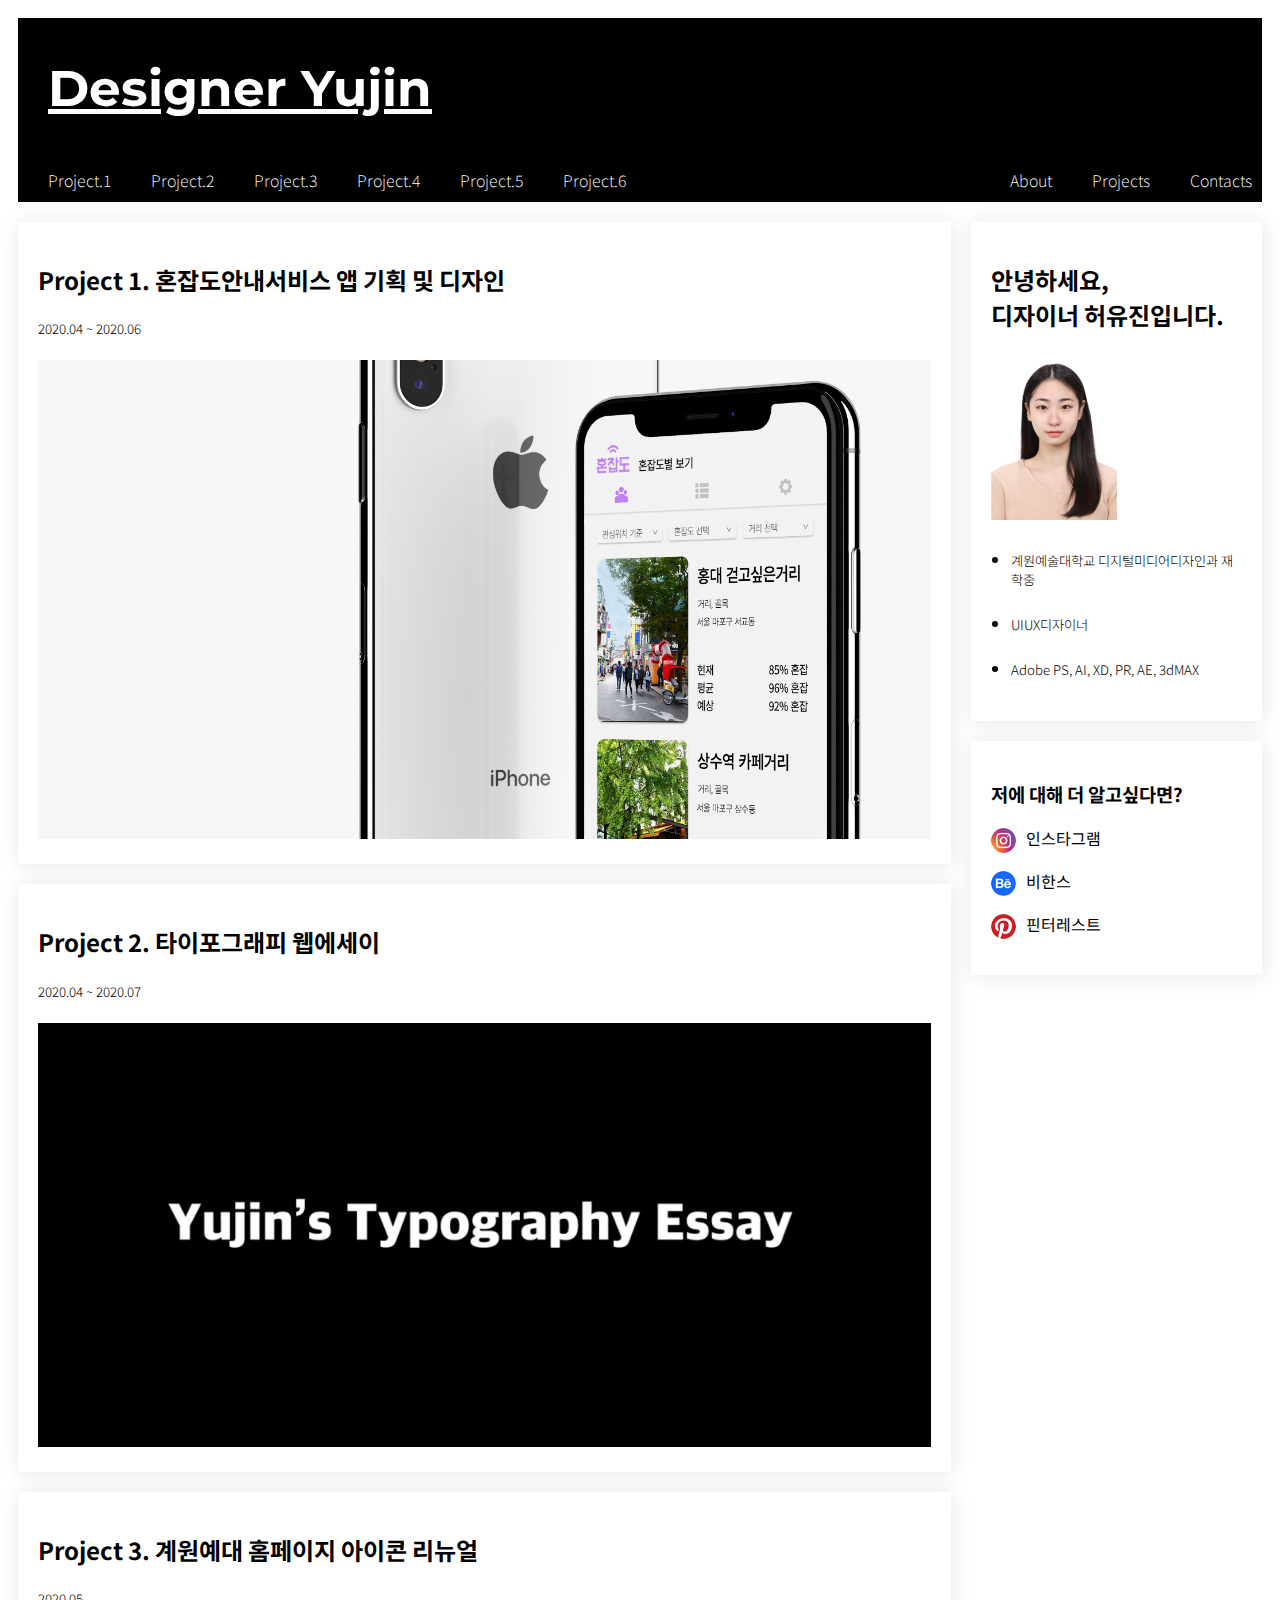
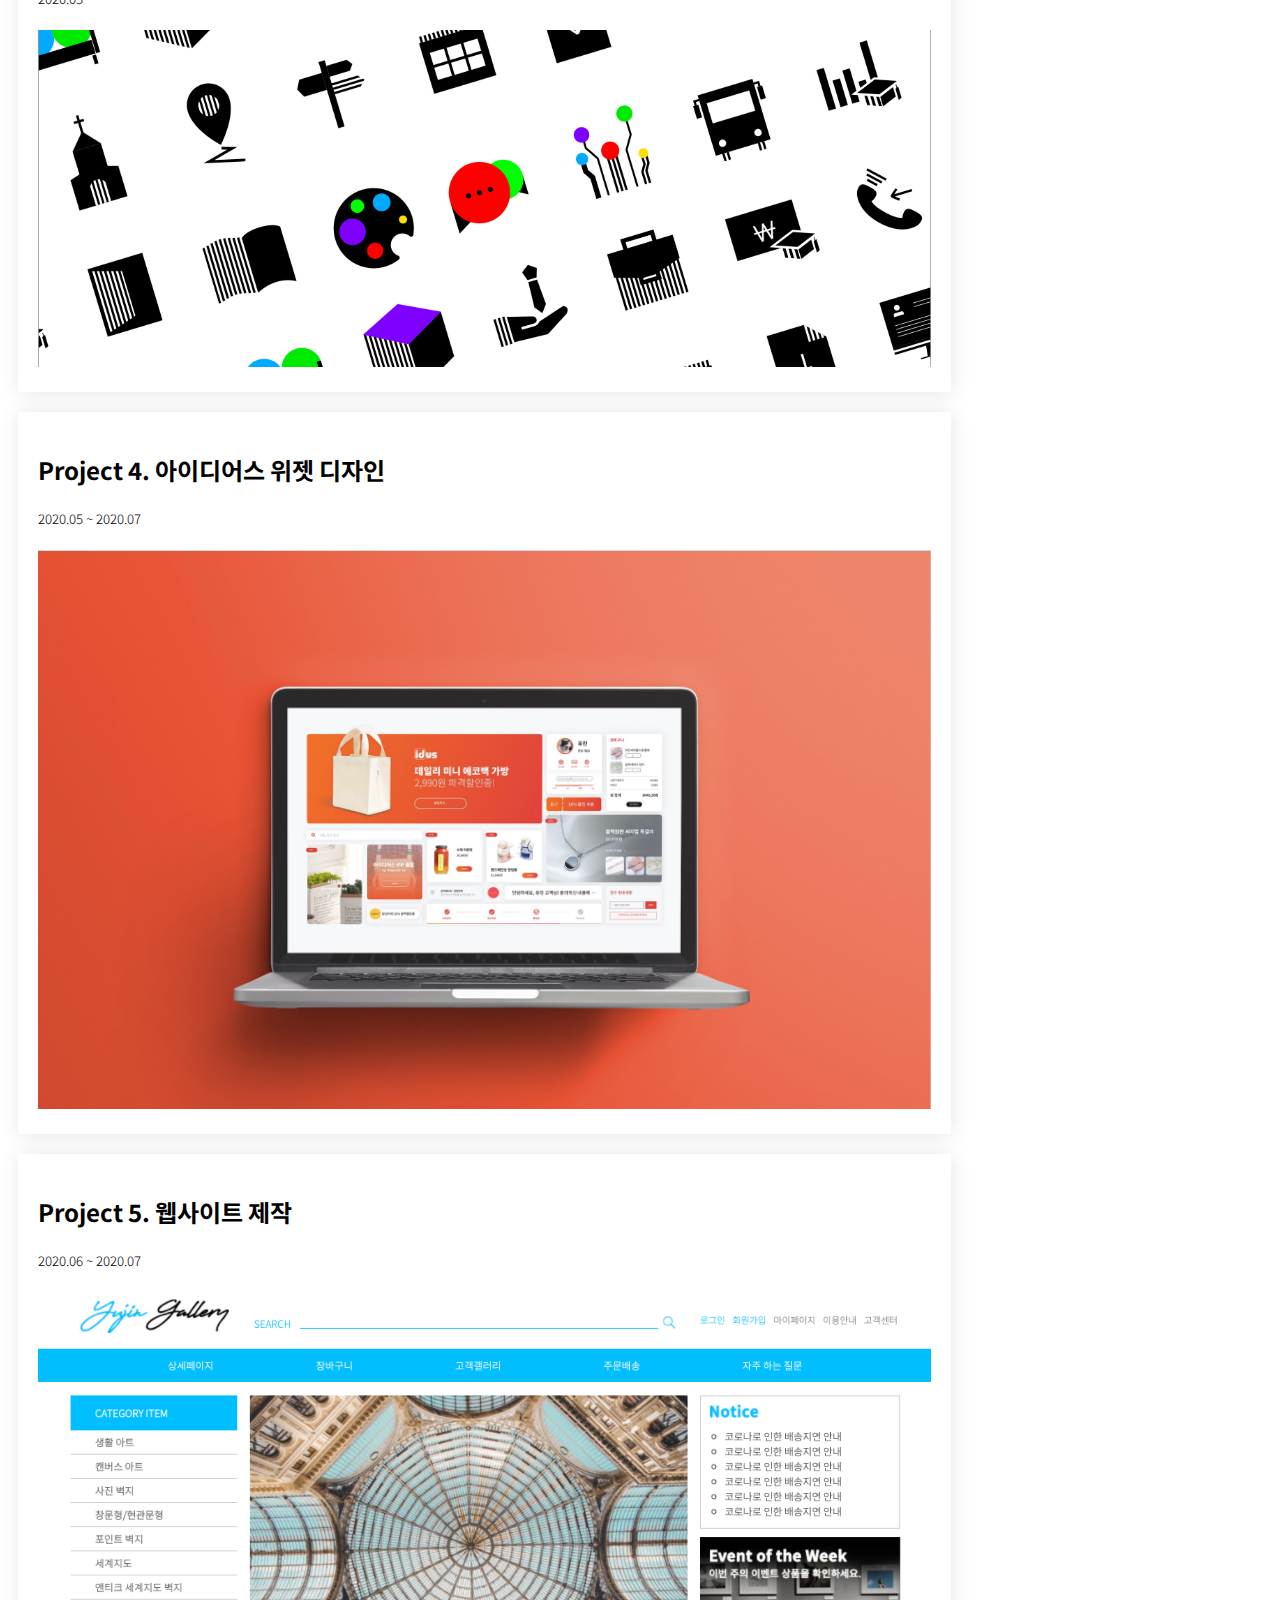
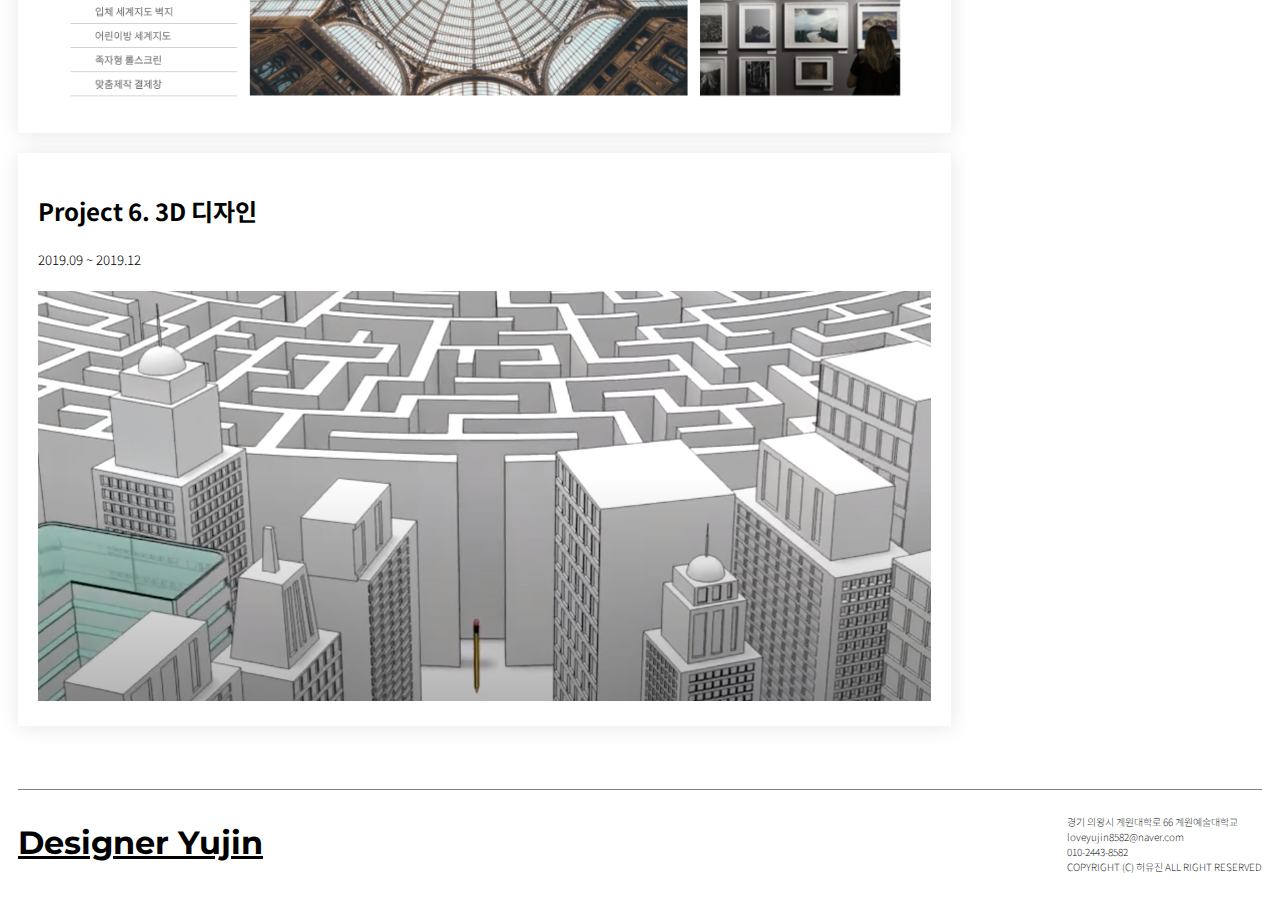
<file: index.html>
<!DOCTYPE html><!--   21961129 허유진 -->
<html lang="en" dir="ltr">
  <head>
    <meta charset="utf-8">
    <title>Designer Yujin</title>
    <link rel="stylesheet" type="text/css" href="./common.css">
    <link rel="stylesheet" type="text/css" href="./main.css">
    <link href="https://fonts.googleapis.com/css2?family=Noto+Sans+KR:wght@100;300;400;500;700;900&display=swap" rel="stylesheet">
    <link href="https://fonts.googleapis.com/css2?family=Montserrat:wght@500&display=swap" rel="stylesheet">
  </head>
  <body>
    <div class="header">
      <h1><a href="./index.html">Designer Yujin</a></h1>
    </div>

    <div class="topnav">
      <a href="./project1.html">Project.1</a>
      <a href="./project2.html">Project.2</a>
      <a href="./project3.html">Project.3</a>
      <a href="./project4.html">Project.4</a>
      <a href="./project5.html">Project.5</a>
      <a href="./project6.html">Project.6</a>
      <a href="./contacts.html" style="float:right">Contacts</a>
      <a href="./projects.html" style="float:right">Projects</a>
      <a href="./about.html" style="float:right">About</a>
    </div>

    <div class="row">
      <div class="leftcolumn">
        <div class="card">
          <a href="./project1.html"><h2>Project 1. 혼잡도안내서비스 앱 기획 및 디자인</h2></a>
          <h5>2020.04 ~ 2020.06</h5>
          <img src="./main_projects1.jpg" width="100%">
        </div>
        <div class="card">
          <a href="./project2.html"><h2>Project 2. 타이포그래피 웹에세이</h2></a>
          <h5>2020.04 ~ 2020.07</h5>
          <img src="./main_projects2.jpg" width="100%">
       </div>
       <div class="card">
         <a href="./project3.html"><h2>Project 3. 계원예대 홈페이지 아이콘 리뉴얼</h2></a>
         <h5>2020.05</h5>
         <img src="./main_projects3.jpg" width="100%">
       </div>
       <div class="card">
         <a href="./project4.html"><h2>Project 4. 아이디어스 위젯 디자인</h2></a>
         <h5>2020.05 ~ 2020.07</h5>
         <img src="./project4_1.png" width="100%">
       </div>
       <div class="card">
         <a href="./project5_1.html"><h2>Project 5. 웹사이트 제작</h2></a>
         <h5>2020.06 ~ 2020.07</h5>
         <img src="./main_projects5.jpg" width="100%">
       </div>
       <div class="card">
         <a href="./project6.html"><h2>Project 6. 3D 디자인</h2></a>
         <h5>2019.09 ~ 2019.12</h5>
         <img src="./main_projects6.jpg" width="100%">
       </div>
     </div>

       <div class="rightcolumn">
         <div class="card">
           <h2>안녕하세요,<br>디자이너 허유진입니다.</h2>
           <img src="./me.jpg" width="50%">
           <ul>
             <li><h5>계원예술대학교 디지털미디어디자인과 재학중</h5></li>
             <li><h5>UIUX디자이너</h5></li>
             <li><h5>Adobe PS, AI, XD, PR, AE, 3dMAX</h5></li>
           </ul>
         </div>
         <div class="card">
           <h3>저에 대해 더 알고싶다면?</h3>
           <p><a href="https://www.instagram.com/yoyeoeoyawooo/"><img class="sns" src="./i.png">인스타그램</a></p>
           <p><a href="https://www.behance.net/loveyujin/"><img class="sns" src="./b.png">비한스<a/></p>
           <p><a href="https://pin.it/51AvK2p"><img class="sns" src="./p.png">핀터레스트</a></p>
         </div>
       </div>
     </div>

     <footer>
      <div id='footer_box'>
       <div id='footer_logo'>
        <h1><a href="./index.html">Designer Yujin</a></h1>
         </div>
          <ul id='address'>
           <li>경기 의왕시 계원대학로 66 계원예술대학교</li>
           <li>loveyujin8582@naver.com</li>
           <li>010-2443-8582</li>
           <li>COPYRIGHT (C) 허유진 ALL RIGHT RESERVED</li>
          </ul>
         </div>
       </div>
      </footer>
  </body>
</html>
</file>
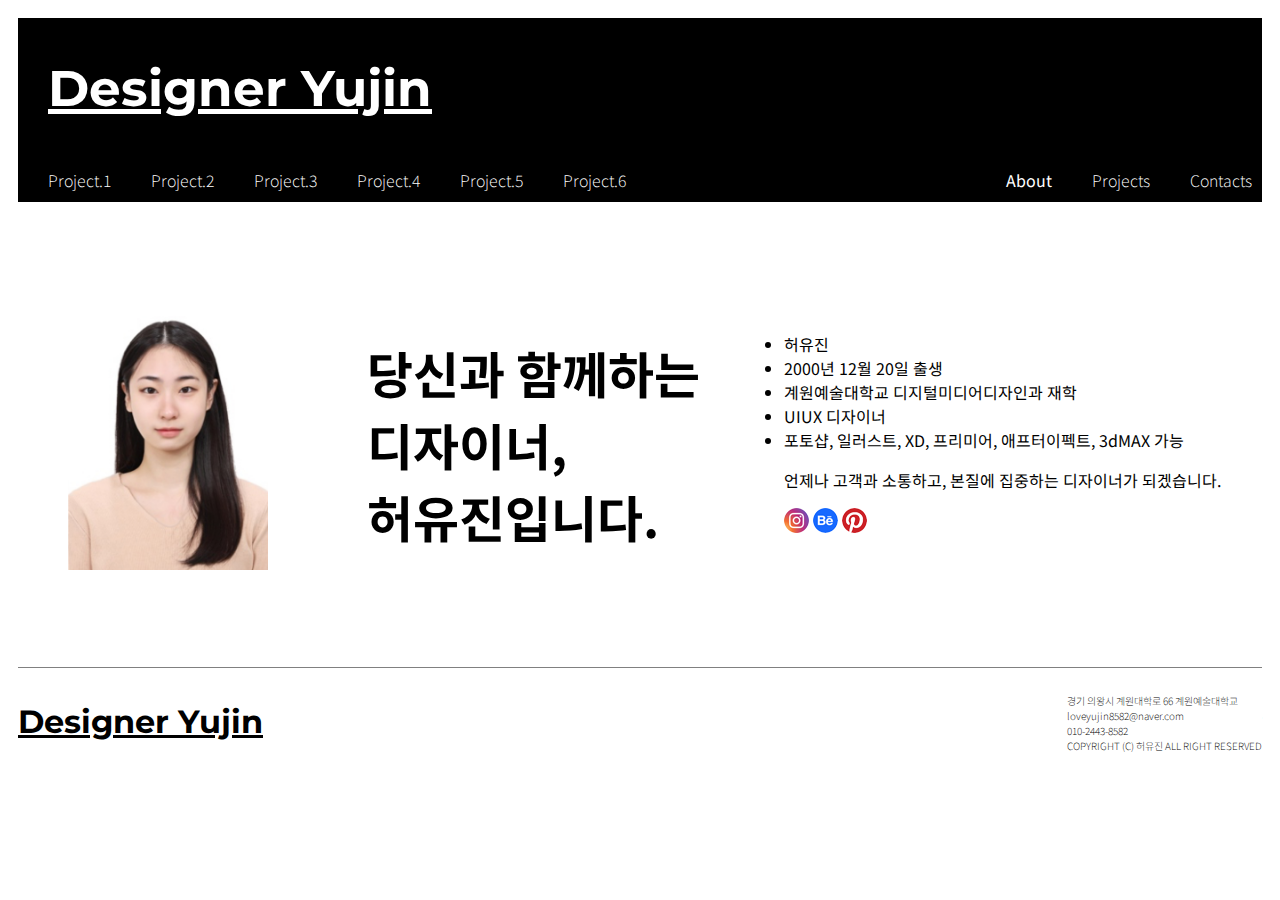
<file: about.html>
<!DOCTYPE html><!--   21961129 허유진 -->
<html lang="en" dir="ltr">
  <head>
    <meta charset="utf-8">
    <title>Designer Yujin</title>
    <link rel="stylesheet" type="text/css" href="./common.css">
    <link rel="stylesheet" type="text/css" href="./about.css">
    <link href="https://fonts.googleapis.com/css2?family=Noto+Sans+KR:wght@100;300;400;500;700;900&display=swap" rel="stylesheet">
    <link href="https://fonts.googleapis.com/css2?family=Montserrat:wght@500&display=swap" rel="stylesheet">
  </head>
  <body>
    <div class="header">
      <h1><a href="./index.html">Designer Yujin</a></h1>
    </div>

    <div class="topnav">
      <a href="./project1.html">Project.1</a>
      <a href="./project2.html">Project.2</a>
      <a href="./project3.html">Project.3</a>
      <a href="./project4.html">Project.4</a>
      <a href="./project5_1.html">Project.5</a>
      <a href="./project6.html">Project.6</a>
      <a href="./contacts.html" style="float:right">Contacts</a>
      <a href="./projects.html" style="float:right">Projects</a>
      <a href="./about.html" style="float:right"><b>About</b></a>
    </div>

    <div class="row">
        <div class="leftcolumn">
          <div class="column1">
            <img src="./me.jpg" width="200px">
          </div>
          <div class="column2">
            <h1>당신과 함께하는<br>디자이너,<br>허유진입니다.</h1>
          </div>
          <div class="column3">
            <ul>
              <li>허유진</li>
              <li>2000년 12월 20일 출생</li>
              <li>계원예술대학교 디지털미디어디자인과 재학</li>
              <li>UIUX 디자이너</li>
              <li>포토샵, 일러스트, XD, 프리미어, 애프터이펙트, 3dMAX 가능</li>
            </ul>
            <p>언제나 고객과 소통하고, 본질에 집중하는 디자이너가 되겠습니다.</p>
            <a href="https://www.instagram.com/yoyeoeoyawooo/"><img src="./i.png"></a>
            <a href="https://www.behance.net/loveyujin/"><img src="./b.png"><a/>
            <a href="https://pin.it/51AvK2p"><img src="./p.png"></a>
          </ul>
        </div>
      </div>
    </div>

    <footer>
     <div id='footer_box'>
      <div id='footer_logo'>
       <h1><a href="./index.html">Designer Yujin</a></h1>
        </div>
         <ul id='address'>
          <li>경기 의왕시 계원대학로 66 계원예술대학교</li>
          <li>loveyujin8582@naver.com</li>
          <li>010-2443-8582</li>
          <li>COPYRIGHT (C) 허유진 ALL RIGHT RESERVED</li>
         </ul>
        </div>
      </div>
     </footer>
  </body>
</html>
</file>
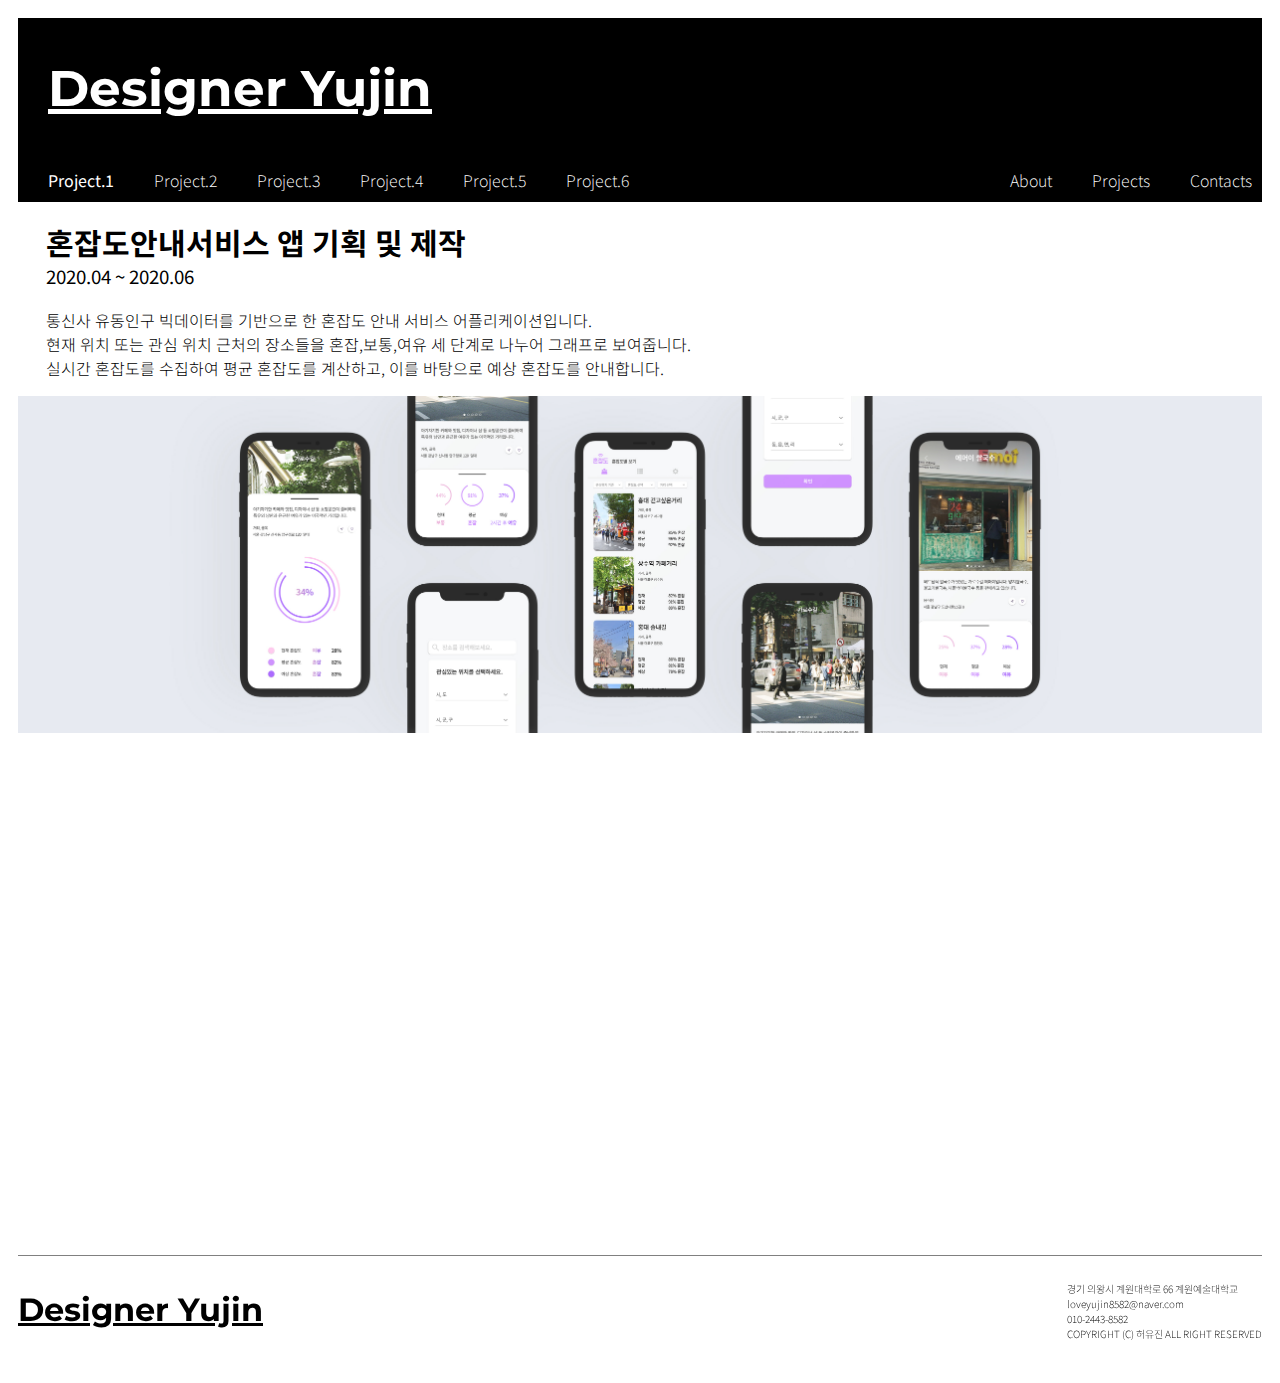
<file: project1.html>
<!DOCTYPE html><!--   21961129 허유진 -->
<html lang="en" dir="ltr">
  <head>
    <meta charset="utf-8">
    <title>Designer Yujin</title>
    <link rel="stylesheet" type="text/css" href="./common.css">
    <link rel="stylesheet" type="text/css" href="./project1.css">
    <link href="https://fonts.googleapis.com/css2?family=Noto+Sans+KR:wght@100;300;400;500;700;900&display=swap" rel="stylesheet">
    <link href="https://fonts.googleapis.com/css2?family=Montserrat:wght@500&display=swap" rel="stylesheet">
  </head>
  <body>
    <div class="header">
      <h1><a href="./index.html">Designer Yujin</a></h1>
    </div>

    <div class="topnav">
      <a href="./project1.html"><b>Project.1</b></a>
      <a href="./project2.html">Project.2</a>
      <a href="./project3.html">Project.3</a>
      <a href="./project4.html">Project.4</a>
      <a href="./project5_1.html">Project.5</a>
      <a href="./project6.html">Project.6</a>
      <a href="./contacts.html" style="float:right">Contacts</a>
      <a href="./projects.html" style="float:right">Projects</a>
      <a href="./about.html" style="float:right">About</a>
    </div>

    <div class="row">
      <div class="leftcolumn">
        <div class="column1">
          <h1 class="title">혼잡도안내서비스 앱 기획 및 제작</h1>
          <h3 class="date">2020.04 ~ 2020.06</h3>
          <p class="sub">통신사 유동인구 빅데이터를 기반으로 한 혼잡도 안내 서비스 어플리케이션입니다.<br>
          현재 위치 또는 관심 위치 근처의 장소들을 혼잡,보통,여유 세 단계로 나누어 그래프로 보여줍니다.<br>
          실시간 혼잡도를 수집하여 평균 혼잡도를 계산하고, 이를 바탕으로 예상 혼잡도를 안내합니다.
         </p>
         <img src="./project1.jpg" width="100%">
         <center>
           <iframe src="https://www.youtube.com/embed/TigD3xYHXxg" frameborder="0" allow="accelerometer; autoplay; encrypted-media; gyroscope; picture-in-picture" allowfullscreen></iframe>
         </center>
        </div>
      </div>
    </div>

    <footer>
     <div id='footer_box'>
      <div id='footer_logo'>
       <h1><a href="./index.html">Designer Yujin</a></h1>
        </div>
         <ul id='address'>
          <li>경기 의왕시 계원대학로 66 계원예술대학교</li>
          <li>loveyujin8582@naver.com</li>
          <li>010-2443-8582</li>
          <li>COPYRIGHT (C) 허유진 ALL RIGHT RESERVED</li>
         </ul>
        </div>
      </div>
     </footer>
  </body>
</html>
</file>
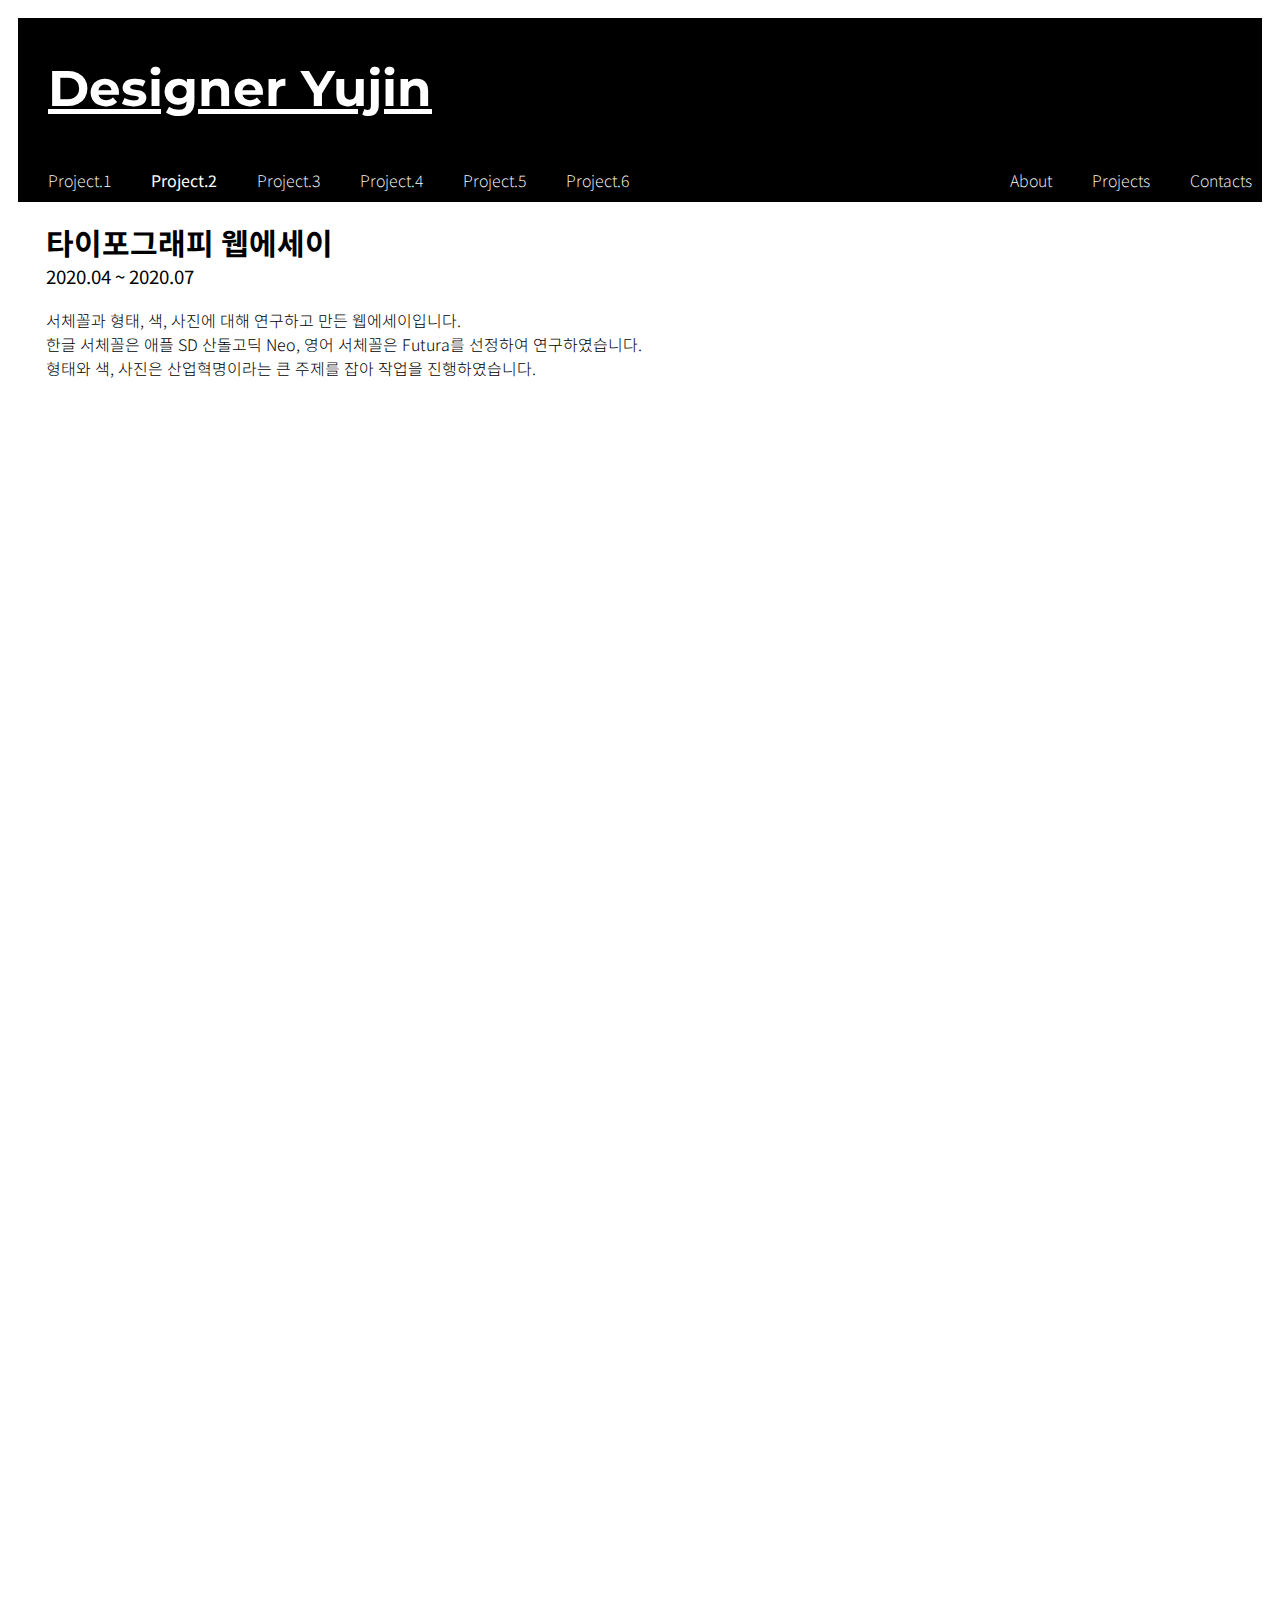
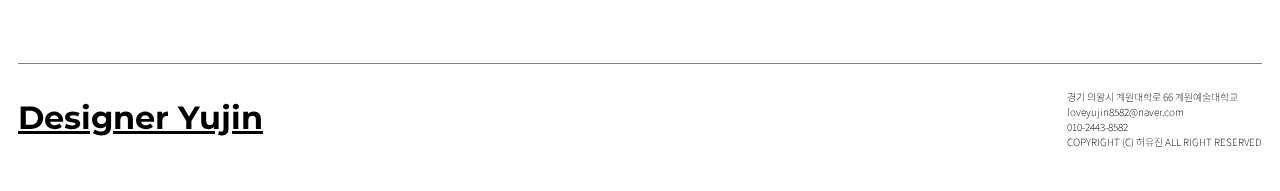
<file: project2.html>
<!DOCTYPE html><!--   21961129 허유진 -->
<html lang="en" dir="ltr">
  <head>
    <meta charset="utf-8">
    <title>Designer Yujin</title>
    <link rel="stylesheet" type="text/css" href="./common.css">
    <link rel="stylesheet" type="text/css" href="./project2.css">
    <link href="https://fonts.googleapis.com/css2?family=Noto+Sans+KR:wght@100;300;400;500;700;900&display=swap" rel="stylesheet">
    <link href="https://fonts.googleapis.com/css2?family=Montserrat:wght@500&display=swap" rel="stylesheet">
  </head>
  <body>
    <div class="header">
      <h1><a href="./index.html">Designer Yujin</a></h1>
    </div>

    <div class="topnav">
      <a href="./project1.html">Project.1</a>
      <a href="./project2.html"><b>Project.2</b></a>
      <a href="./project3.html">Project.3</a>
      <a href="./project4.html">Project.4</a>
      <a href="./project5_1.html">Project.5</a>
      <a href="./project6.html">Project.6</a>
      <a href="./contacts.html" style="float:right">Contacts</a>
      <a href="./projects.html" style="float:right">Projects</a>
      <a href="./about.html" style="float:right">About</a>
    </div>

    <div class="row">
      <div class="leftcolumn">
        <div class="column1">
          <h1 class="title">타이포그래피 웹에세이</h1>
          <h3 class="date">2020.04 ~ 2020.07</h3>
          <p class="sub">서체꼴과 형태, 색, 사진에 대해 연구하고 만든 웹에세이입니다.<br>
          한글 서체꼴은 애플 SD 산돌고딕 Neo, 영어 서체꼴은 Futura를 선정하여 연구하였습니다.<br>
          형태와 색, 사진은 산업혁명이라는 큰 주제를 잡아 작업을 진행하였습니다.
         </p>
         <center>
           <iframe src="https://yujinh20.github.io/typography/" frameborder="0" allow="accelerometer; autoplay; encrypted-media; gyroscope; picture-in-picture" allowfullscreen></iframe>
         </center>
        </div>
      </div>
    </div>

    <footer>
     <div id='footer_box'>
      <div id='footer_logo'>
       <h1><a href="./index.html">Designer Yujin</a></h1>
        </div>
         <ul id='address'>
          <li>경기 의왕시 계원대학로 66 계원예술대학교</li>
          <li>loveyujin8582@naver.com</li>
          <li>010-2443-8582</li>
          <li>COPYRIGHT (C) 허유진 ALL RIGHT RESERVED</li>
         </ul>
        </div>
      </div>
     </footer>
  </body>
</html>
</file>
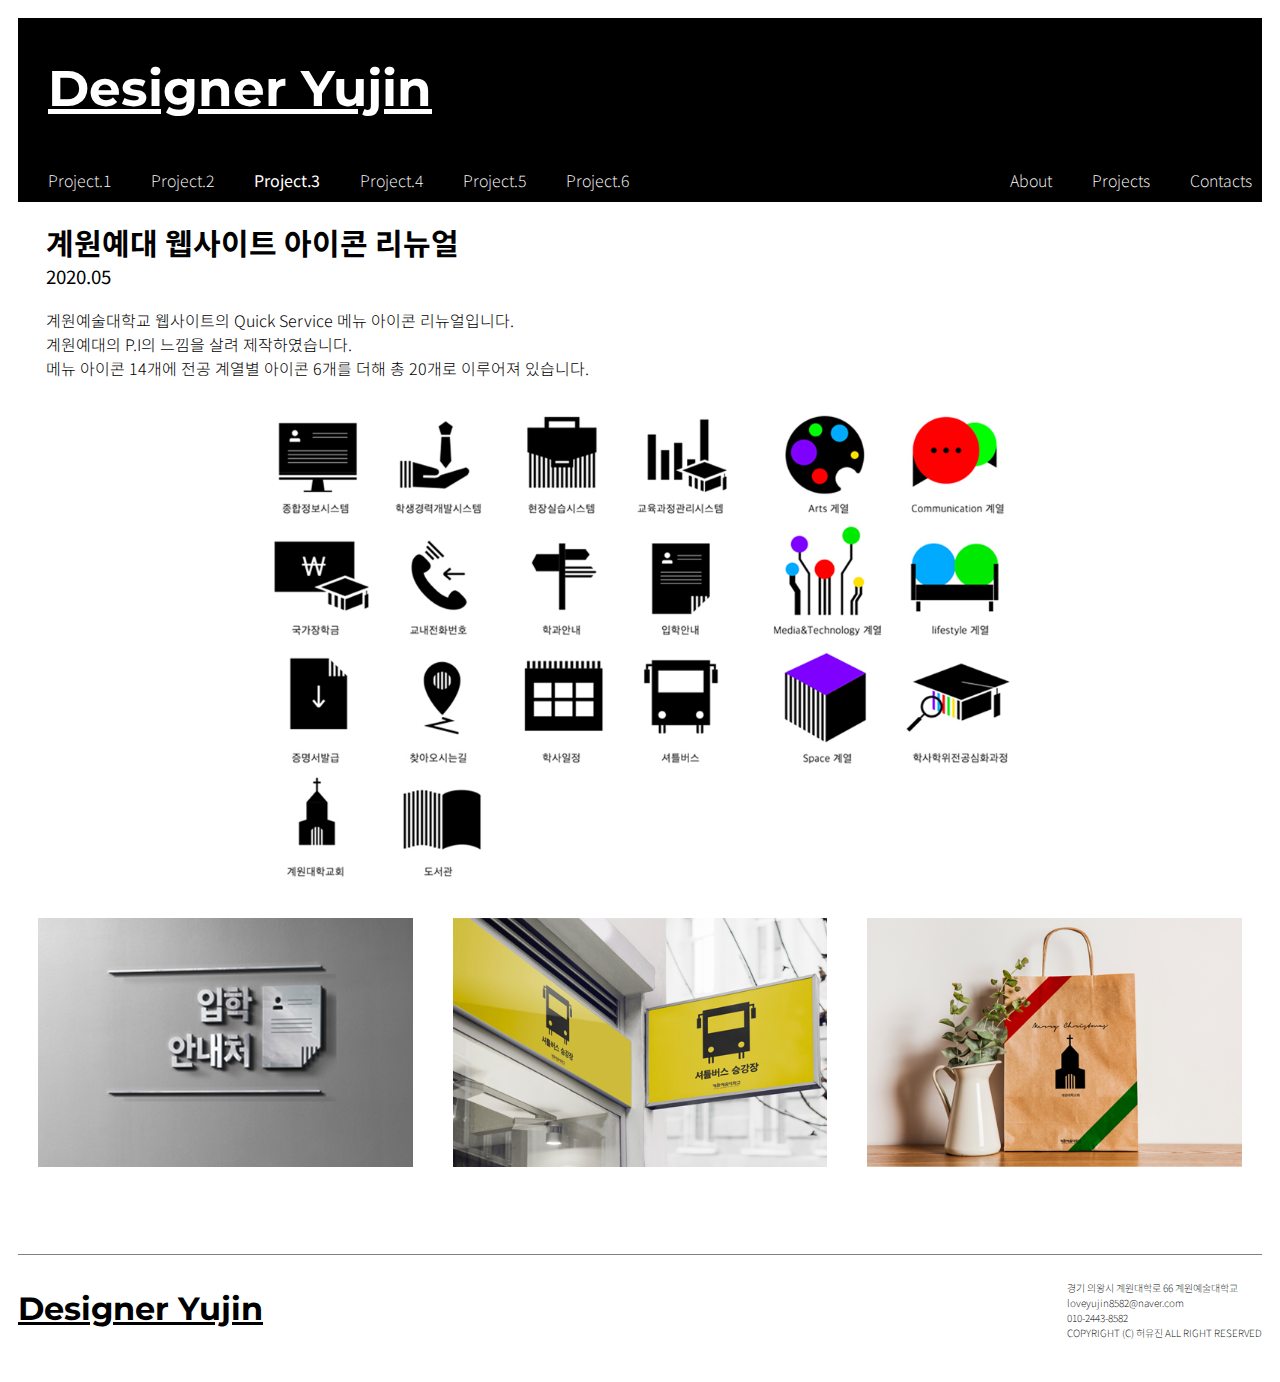
<file: project3.html>
<!DOCTYPE html><!--   21961129 허유진 -->
<html lang="en" dir="ltr">
  <head>
    <meta charset="utf-8">
    <title>Designer Yujin</title>
    <link rel="stylesheet" type="text/css" href="./common.css">
    <link rel="stylesheet" type="text/css" href="./project3.css">
    <link href="https://fonts.googleapis.com/css2?family=Noto+Sans+KR:wght@100;300;400;500;700;900&display=swap" rel="stylesheet">
    <link href="https://fonts.googleapis.com/css2?family=Montserrat:wght@500&display=swap" rel="stylesheet">
  </head>
  <body>
    <div class="header">
      <h1><a href="./index.html">Designer Yujin</a></h1>
    </div>

    <div class="topnav">
      <a href="./project1.html">Project.1</a>
      <a href="./project2.html">Project.2</a>
      <a href="./project3.html"><b>Project.3</b></a>
      <a href="./project4.html">Project.4</a>
      <a href="./project5_1.html">Project.5</a>
      <a href="./project6.html">Project.6</a>
      <a href="./contacts.html" style="float:right">Contacts</a>
      <a href="./projects.html" style="float:right">Projects</a>
      <a href="./about.html" style="float:right">About</a>
    </div>

    <div class="row">
      <!-- <div class="leftcolumn"> -->
        <div class="column1">
          <h1 class="title">계원예대 웹사이트 아이콘 리뉴얼</h1>
          <h3 class="date">2020.05</h3>
          <p class="sub">계원예술대학교 웹사이트의 Quick Service 메뉴 아이콘 리뉴얼입니다.<br>
          계원예대의 P.I의 느낌을 살려 제작하였습니다.<br>
          메뉴 아이콘 14개에 전공 계열별 아이콘 6개를 더해 총 20개로 이루어져 있습니다.
          </p>
          <center><img src="./project3.jpg" width="60%"></center>
        </div>
        <div class="column">
          <img src="./project3_1.jpg" width="100%">
        </div>
        <div class="column">
          <img src="./project3_2.jpg" width="100%">
        </div>
        <div class="column">
          <img src="./project3_3.jpg" width="100%">
        </div>
      <!-- </div> -->
    </div>

    <footer>
     <div id='footer_box'>
      <div id='footer_logo'>
       <h1><a href="./index.html">Designer Yujin</a></h1>
        </div>
         <ul id='address'>
          <li>경기 의왕시 계원대학로 66 계원예술대학교</li>
          <li>loveyujin8582@naver.com</li>
          <li>010-2443-8582</li>
          <li>COPYRIGHT (C) 허유진 ALL RIGHT RESERVED</li>
         </ul>
        </div>
      </div>
     </footer>
  </body>
</html>
</file>
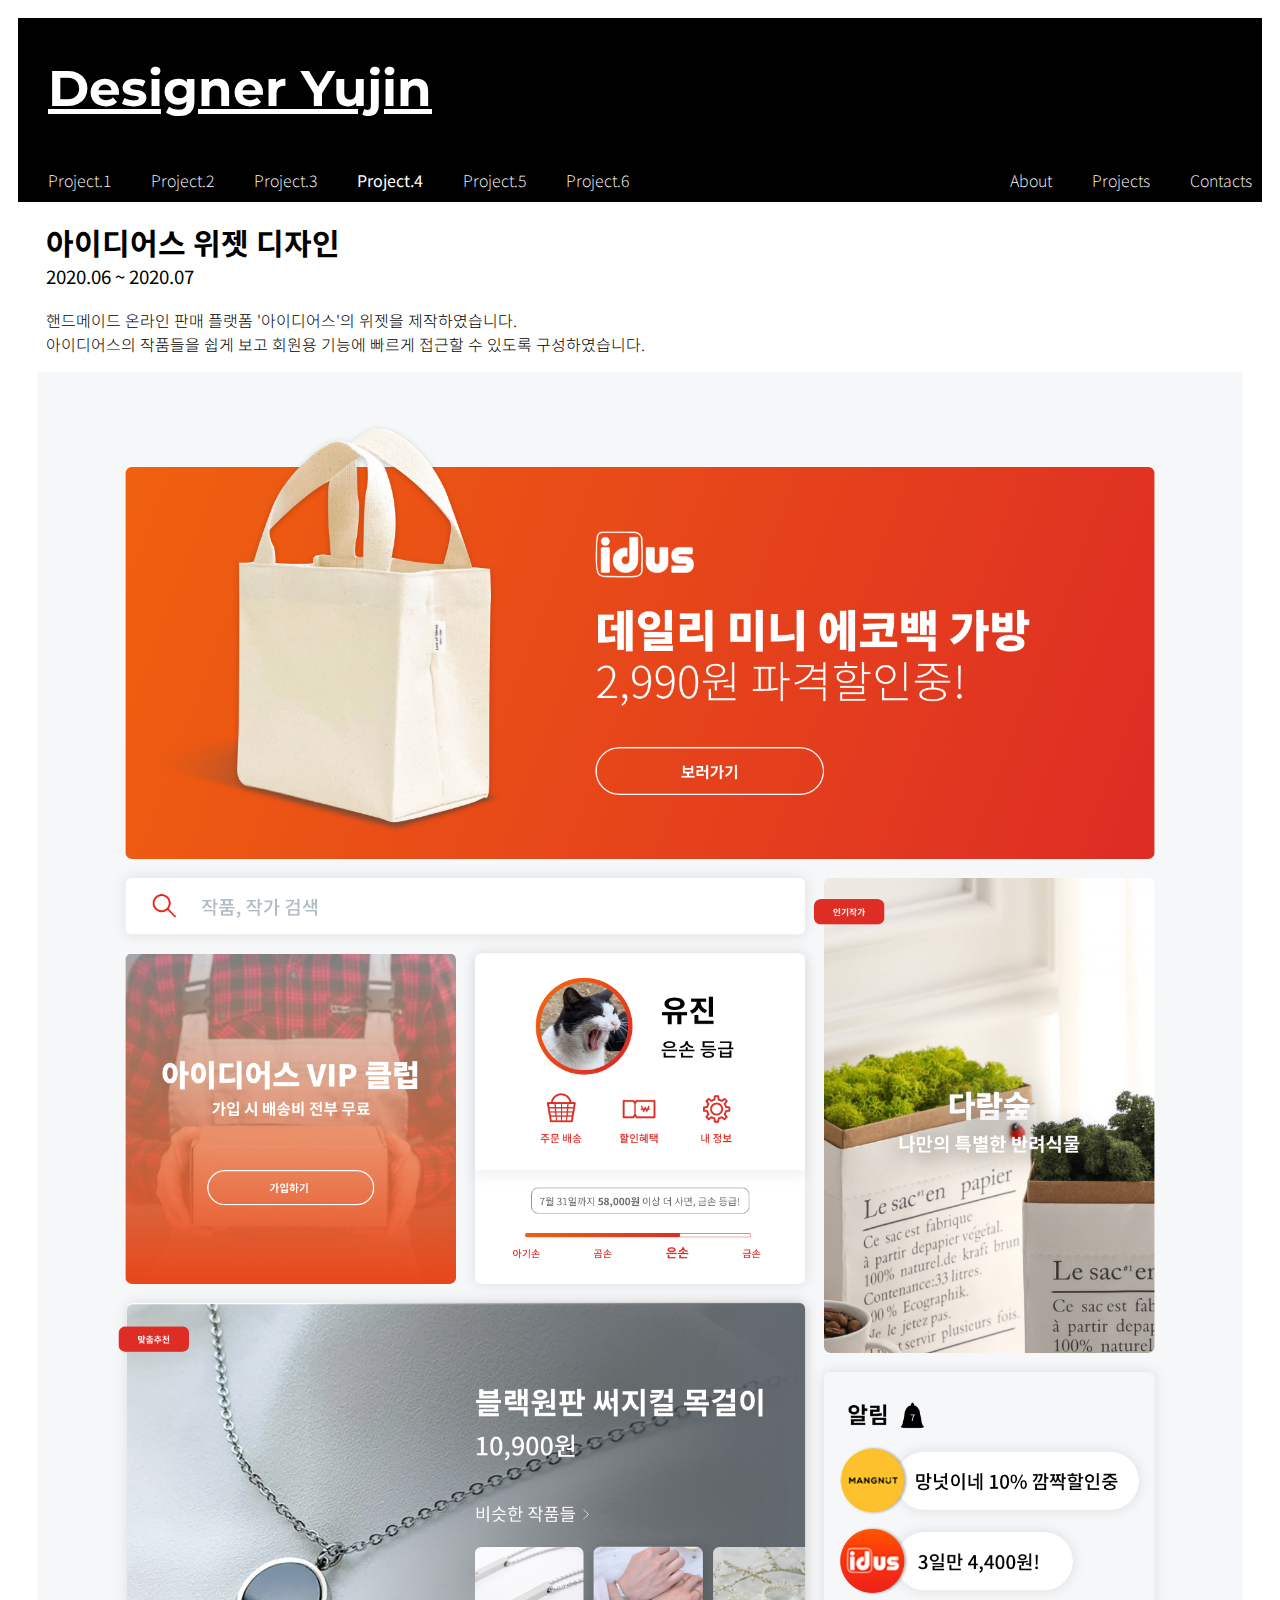
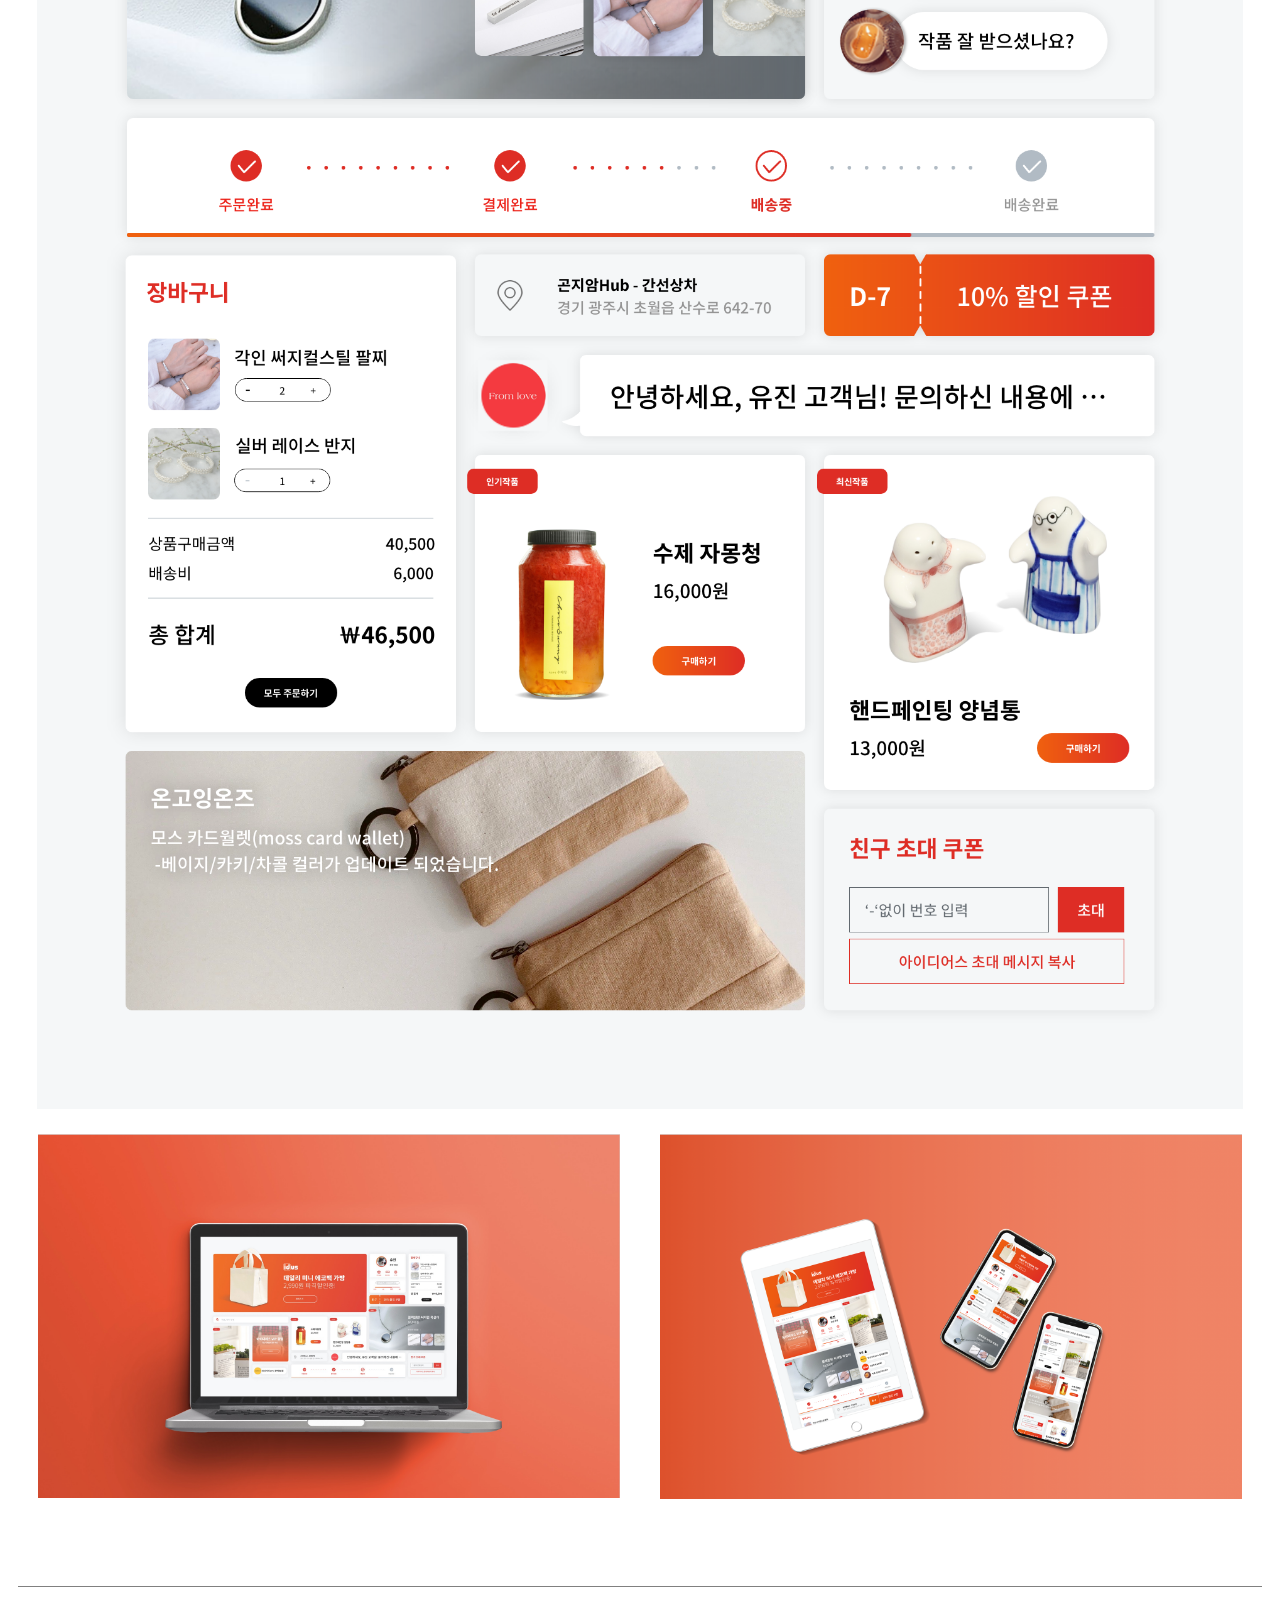
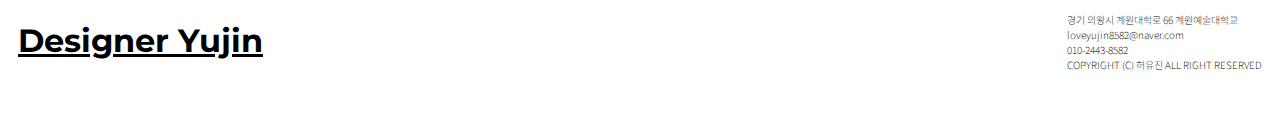
<file: project4.html>
<!DOCTYPE html><!--   21961129 허유진 -->
<html lang="en" dir="ltr">
  <head>
    <meta charset="utf-8">
    <title>Designer Yujin</title>
    <link rel="stylesheet" type="text/css" href="./common.css">
    <link rel="stylesheet" type="text/css" href="./project4.css">
    <link href="https://fonts.googleapis.com/css2?family=Noto+Sans+KR:wght@100;300;400;500;700;900&display=swap" rel="stylesheet">
    <link href="https://fonts.googleapis.com/css2?family=Montserrat:wght@500&display=swap" rel="stylesheet">
  </head>
  <body>
    <div class="header">
      <h1><a href="./index.html">Designer Yujin</a></h1>
    </div>

    <div class="topnav">
      <a href="./project1.html">Project.1</a>
      <a href="./project2.html">Project.2</a>
      <a href="./project3.html">Project.3</a>
      <a href="./project4.html"><b>Project.4</b></a>
      <a href="./project5_1.html">Project.5</a>
      <a href="./project6.html">Project.6</a>
      <a href="./contacts.html" style="float:right">Contacts</a>
      <a href="./projects.html" style="float:right">Projects</a>
      <a href="./about.html" style="float:right">About</a>
    </div>

    <div class="row">
      <!-- <div class="leftcolumn"> -->
        <div class="column">
          <h1 class="title">아이디어스 위젯 디자인</h1>
          <h3 class="date">2020.06 ~ 2020.07</h3>
          <p class="sub">핸드메이드 온라인 판매 플랫폼 '아이디어스'의 위젯을 제작하였습니다.<br>
          아이디어스의 작품들을 쉽게 보고 회원용 기능에 빠르게 접근할 수 있도록 구성하였습니다.</p>
          <center><img src="./project4.png" width="97%"></center>
        </div>
        <div class="column1">
          <img src="./project4_1.png" width="100%">
        </div>
        <div class="column2">
          <img src="./project4_2.png" width="100%">
        </div>
      <!-- </div> -->
    </div>

    <footer>
     <div id='footer_box'>
      <div id='footer_logo'>
       <h1><a href="./index.html">Designer Yujin</a></h1>
        </div>
         <ul id='address'>
          <li>경기 의왕시 계원대학로 66 계원예술대학교</li>
          <li>loveyujin8582@naver.com</li>
          <li>010-2443-8582</li>
          <li>COPYRIGHT (C) 허유진 ALL RIGHT RESERVED</li>
         </ul>
        </div>
      </div>
     </footer>
  </body>
</html>
</file>
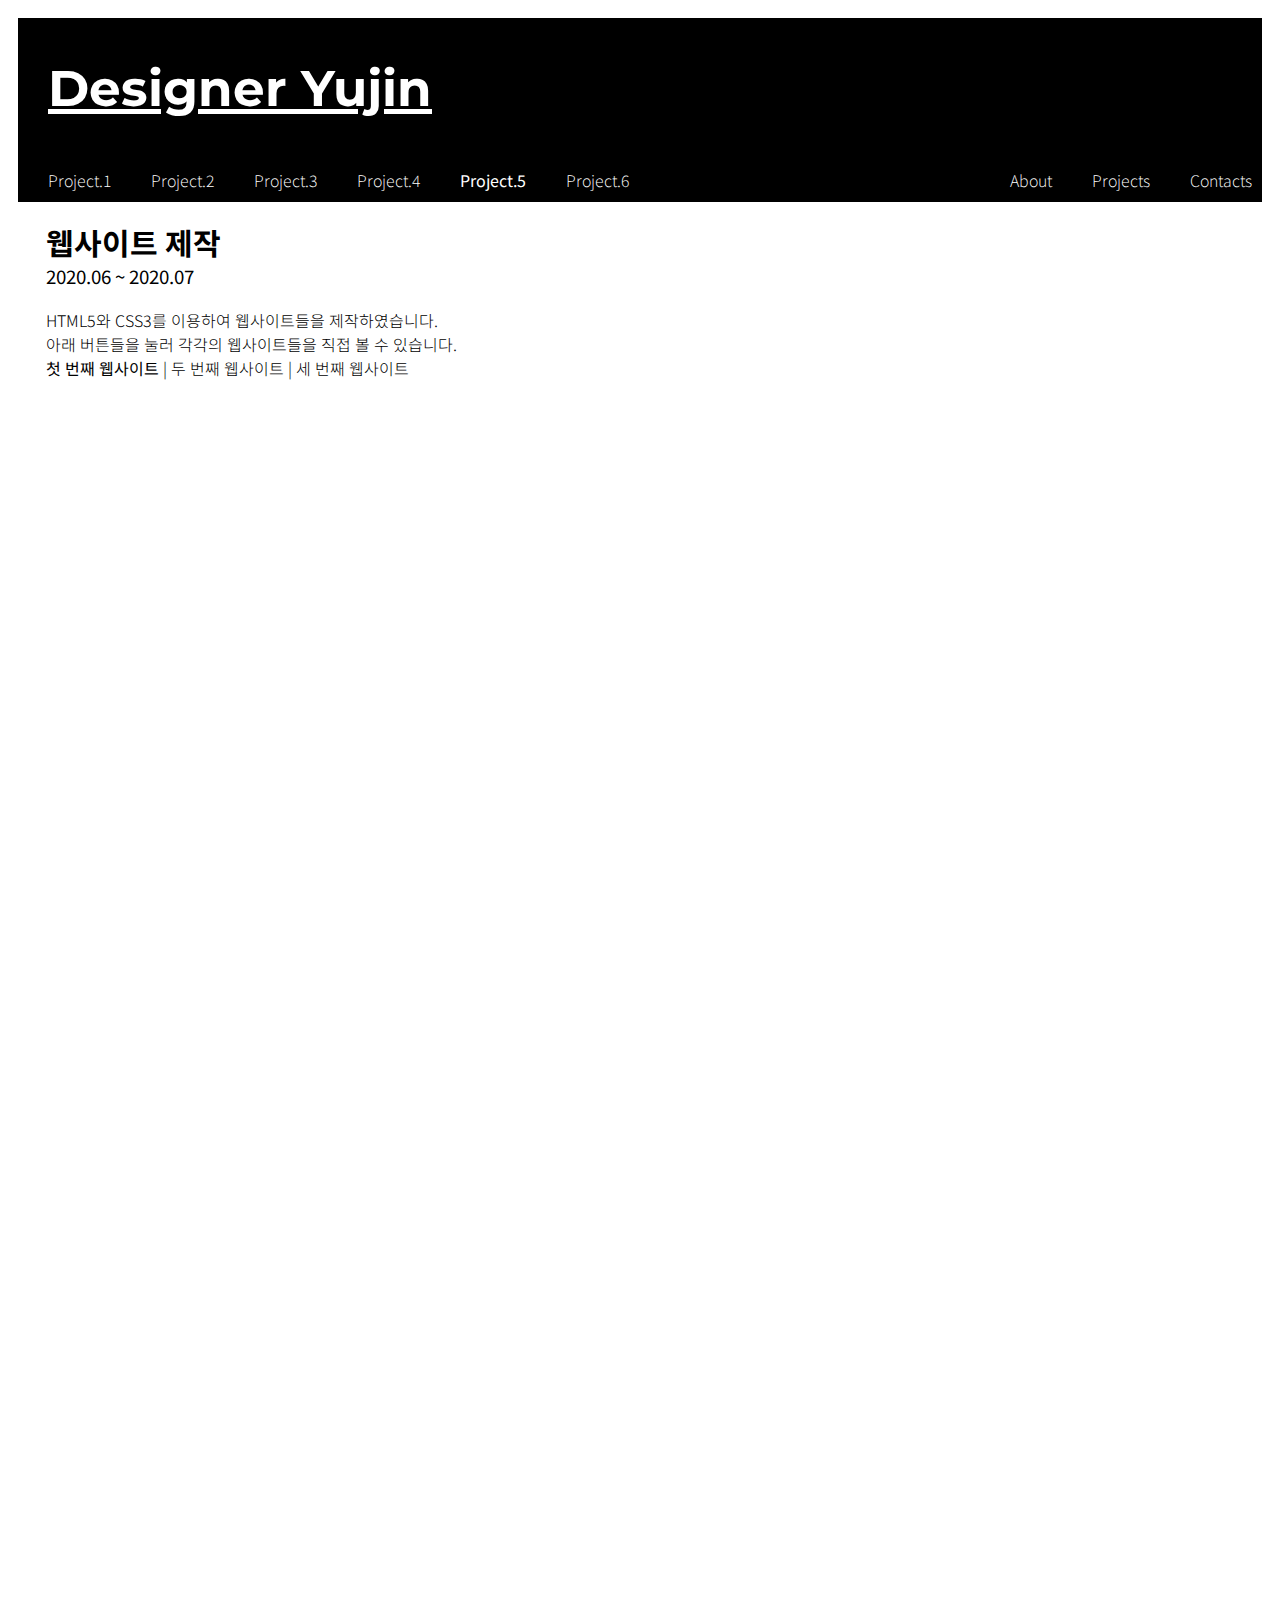
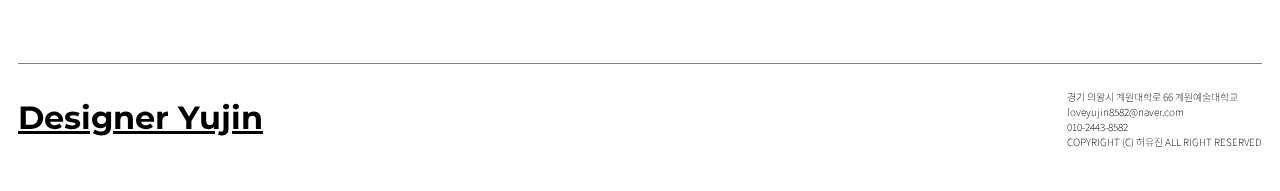
<file: project5_1.html>
<!DOCTYPE html><!--   21961129 허유진 -->
<html lang="en" dir="ltr">
  <head>
    <meta charset="utf-8">
    <title>Designer Yujin</title>
    <link rel="stylesheet" type="text/css" href="./common.css">
    <link rel="stylesheet" type="text/css" href="./project2.css">
    <link href="https://fonts.googleapis.com/css2?family=Noto+Sans+KR:wght@100;300;400;500;700;900&display=swap" rel="stylesheet">
    <link href="https://fonts.googleapis.com/css2?family=Montserrat:wght@500&display=swap" rel="stylesheet">
  </head>
  <body>
    <div class="header">
      <h1><a href="./index.html">Designer Yujin</a></h1>
    </div>

    <div class="topnav">
      <a href="./project1.html">Project.1</a>
      <a href="./project2.html">Project.2</a>
      <a href="./project3.html">Project.3</a>
      <a href="./project4.html">Project.4</a>
      <a href="./project5_1.html"><b>Project.5</b></a>
      <a href="./project6.html">Project.6</a>
      <a href="./contacts.html" style="float:right">Contacts</a>
      <a href="./projects.html" style="float:right">Projects</a>
      <a href="./about.html" style="float:right">About</a>
    </div>

    <div class="row">
      <div class="leftcolumn">
        <div class="column1">
          <h1 class="title">웹사이트 제작</h1>
          <h3 class="date">2020.06 ~ 2020.07</h3>
          <p class="sub">HTML5와 CSS3를 이용하여 웹사이트들을 제작하였습니다.<br>
          아래 버튼들을 눌러 각각의 웹사이트들을 직접 볼 수 있습니다.<br>
          <a href="./project5_1.html"><b>첫 번째 웹사이트</b></a> | <a href="./project5_2.html">두 번째 웹사이트</a> | <a href="./project5_3.html">세 번째 웹사이트</a>
         </p>
         <center>
           <iframe src="https://yujinh20.github.io/website_1/" frameborder="0" allow="accelerometer; autoplay; encrypted-media; gyroscope; picture-in-picture" allowfullscreen></iframe>
         </center>
        </div>
      </div>
    </div>

    <footer>
     <div id='footer_box'>
      <div id='footer_logo'>
       <h1><a href="./index.html">Designer Yujin</a></h1>
        </div>
         <ul id='address'>
          <li>경기 의왕시 계원대학로 66 계원예술대학교</li>
          <li>loveyujin8582@naver.com</li>
          <li>010-2443-8582</li>
          <li>COPYRIGHT (C) 허유진 ALL RIGHT RESERVED</li>
         </ul>
        </div>
      </div>
     </footer>
  </body>
</html>
</file>
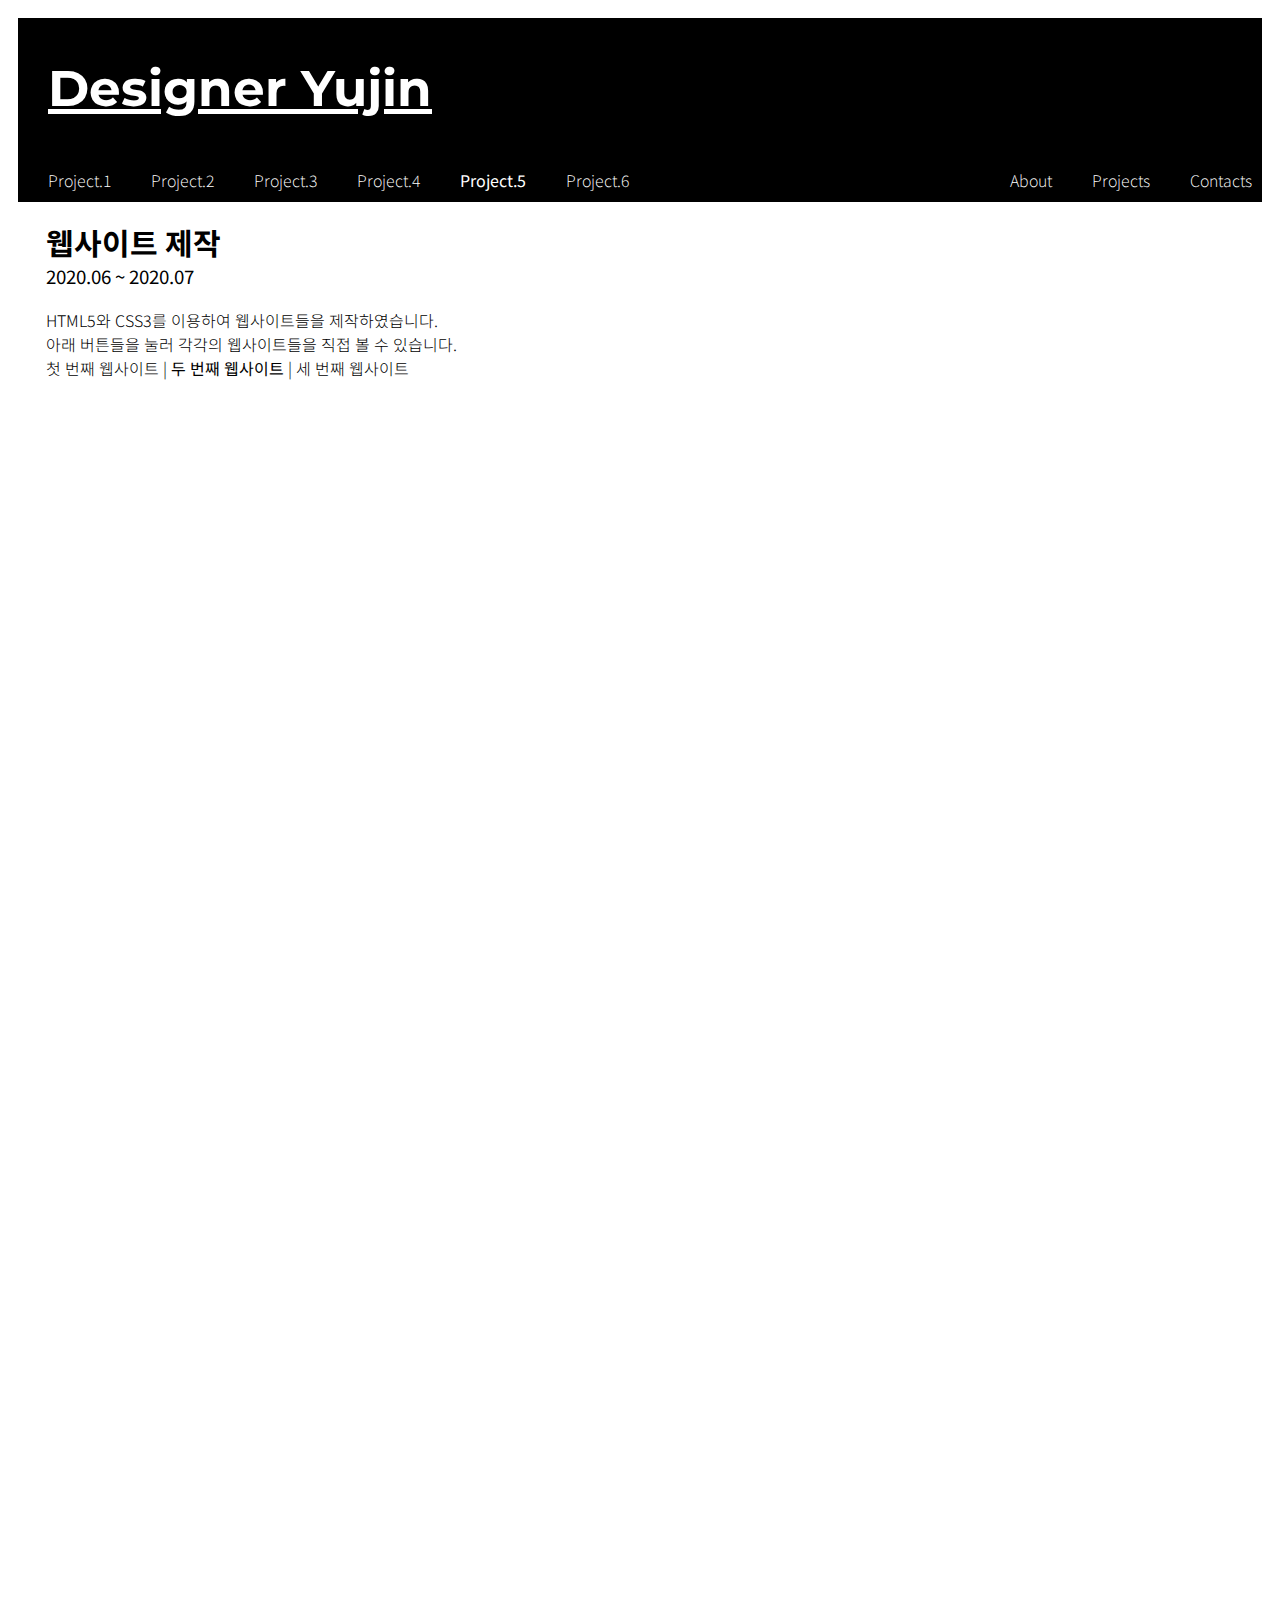
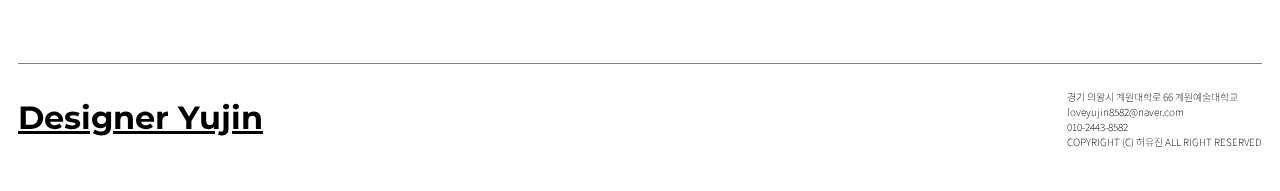
<file: project5_2.html>
<!DOCTYPE html><!--   21961129 허유진 -->
<html lang="en" dir="ltr">
  <head>
    <meta charset="utf-8">
    <title>Designer Yujin</title>
    <link rel="stylesheet" type="text/css" href="./common.css">
    <link rel="stylesheet" type="text/css" href="./project2.css">
    <link href="https://fonts.googleapis.com/css2?family=Noto+Sans+KR:wght@100;300;400;500;700;900&display=swap" rel="stylesheet">
    <link href="https://fonts.googleapis.com/css2?family=Montserrat:wght@500&display=swap" rel="stylesheet">
  </head>
  <body>
    <div class="header">
      <h1><a href="./index.html">Designer Yujin</a></h1>
    </div>

    <div class="topnav">
      <a href="./project1.html">Project.1</a>
      <a href="./project2.html">Project.2</a>
      <a href="./project3.html">Project.3</a>
      <a href="./project4.html">Project.4</a>
      <a href="./project5_1.html"><b>Project.5</b></a>
      <a href="./project6.html">Project.6</a>
      <a href="./contacts.html" style="float:right">Contacts</a>
      <a href="./projects.html" style="float:right">Projects</a>
      <a href="./about.html" style="float:right">About</a>
    </div>

    <div class="row">
      <div class="leftcolumn">
        <div class="column1">
          <h1 class="title">웹사이트 제작</h1>
          <h3 class="date">2020.06 ~ 2020.07</h3>
          <p class="sub">HTML5와 CSS3를 이용하여 웹사이트들을 제작하였습니다.<br>
          아래 버튼들을 눌러 각각의 웹사이트들을 직접 볼 수 있습니다.<br>
          <a href="./project5_1.html">첫 번째 웹사이트</a> | <a href="./project5_2.html"><b>두 번째 웹사이트</b></a> | <a href="./project5_3.html">세 번째 웹사이트</a>
         </p>
         <center>
           <iframe src="https://yujinh20.github.io/website_2/" frameborder="0" allow="accelerometer; autoplay; encrypted-media; gyroscope; picture-in-picture" allowfullscreen></iframe>
         </center>
        </div>
      </div>
    </div>

    <footer>
     <div id='footer_box'>
      <div id='footer_logo'>
       <h1><a href="./index.html">Designer Yujin</a></h1>
        </div>
         <ul id='address'>
          <li>경기 의왕시 계원대학로 66 계원예술대학교</li>
          <li>loveyujin8582@naver.com</li>
          <li>010-2443-8582</li>
          <li>COPYRIGHT (C) 허유진 ALL RIGHT RESERVED</li>
         </ul>
        </div>
      </div>
     </footer>
  </body>
</html>
</file>
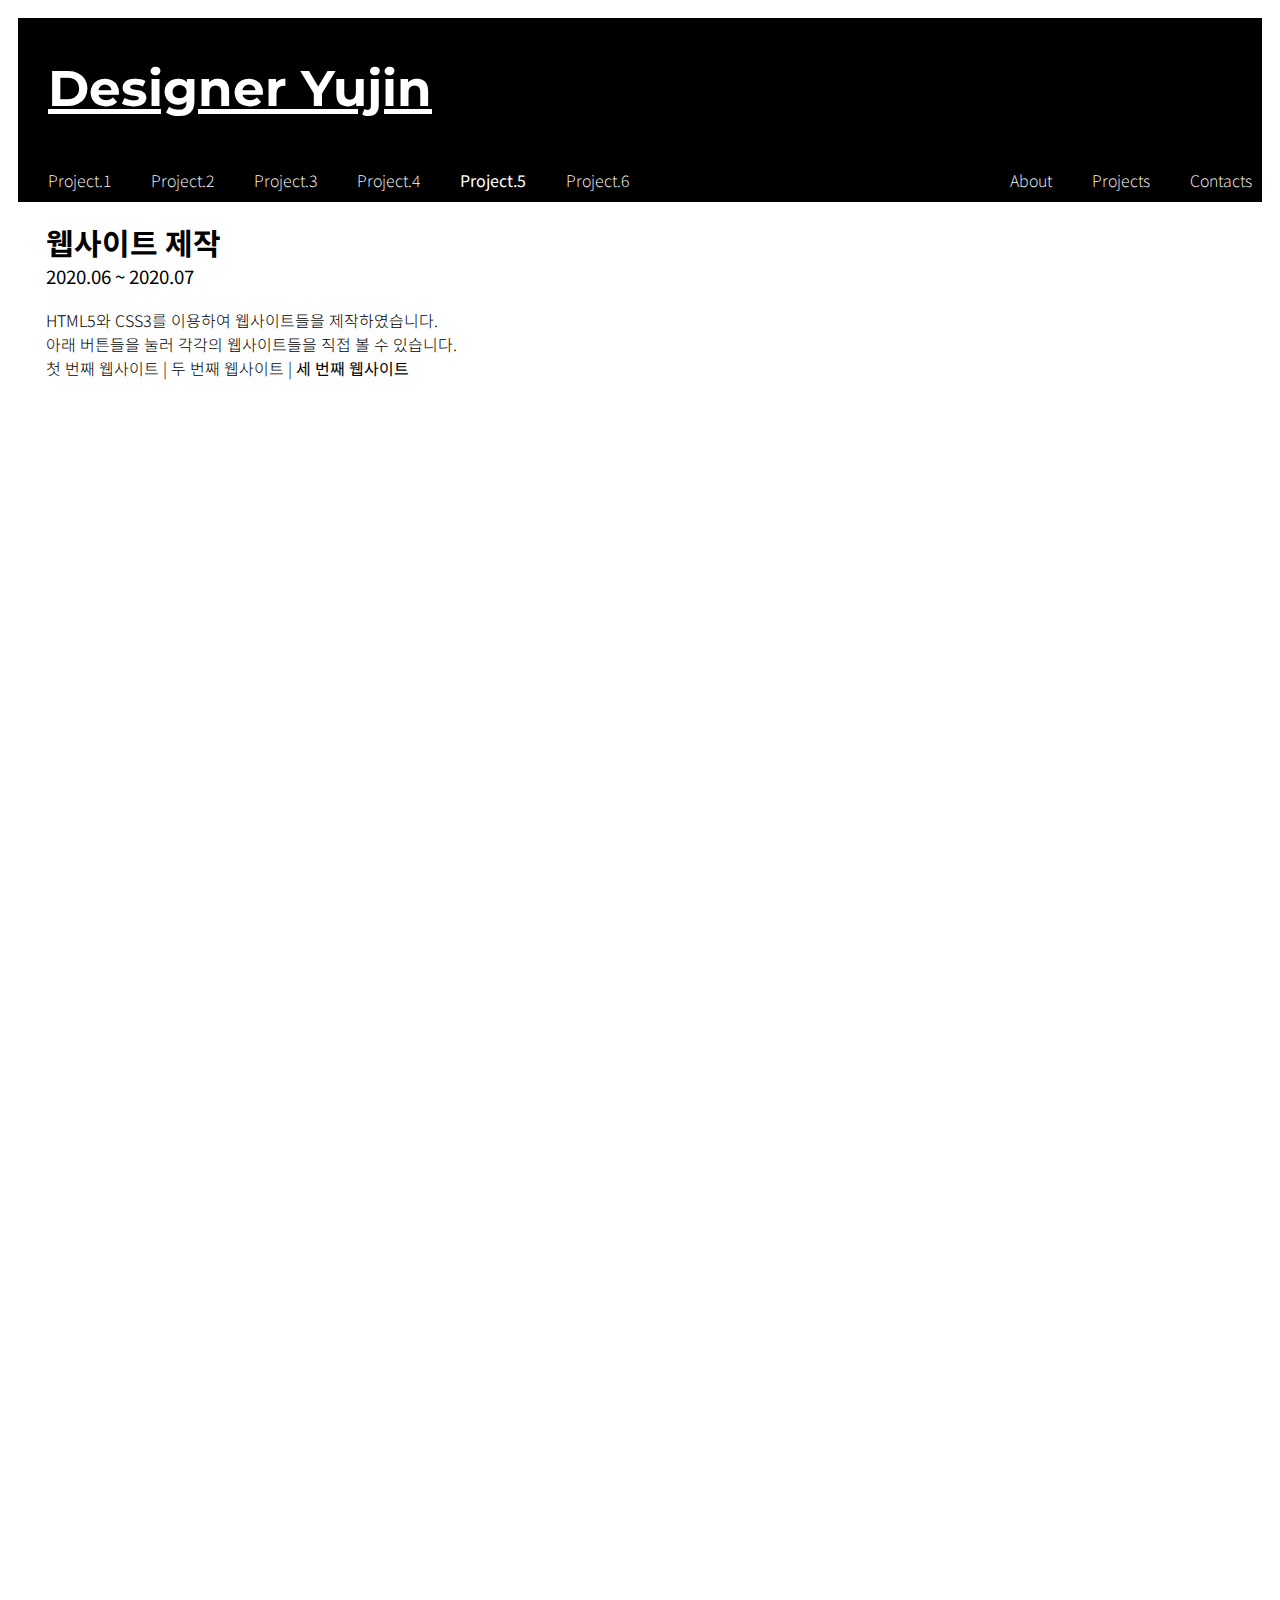
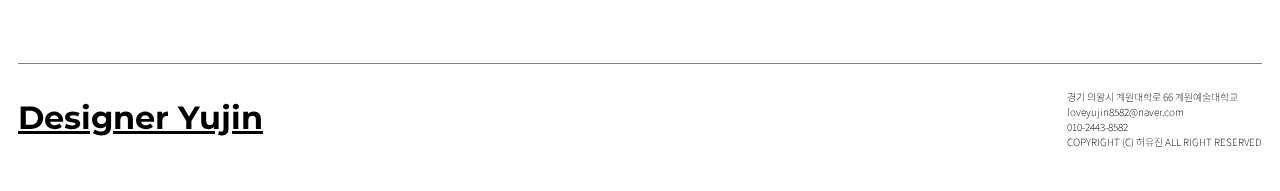
<file: project5_3.html>
<!DOCTYPE html><!--   21961129 허유진 -->
<html lang="en" dir="ltr">
  <head>
    <meta charset="utf-8">
    <title>Designer Yujin</title>
    <link rel="stylesheet" type="text/css" href="./common.css">
    <link rel="stylesheet" type="text/css" href="./project2.css">
    <link href="https://fonts.googleapis.com/css2?family=Noto+Sans+KR:wght@100;300;400;500;700;900&display=swap" rel="stylesheet">
    <link href="https://fonts.googleapis.com/css2?family=Montserrat:wght@500&display=swap" rel="stylesheet">
  </head>
  <body>
    <div class="header">
      <h1><a href="./index.html">Designer Yujin</a></h1>
    </div>

    <div class="topnav">
      <a href="./project1.html">Project.1</a>
      <a href="./project2.html">Project.2</a>
      <a href="./project3.html">Project.3</a>
      <a href="./project4.html">Project.4</a>
      <a href="./project5_1.html"><b>Project.5</b></a>
      <a href="./project6.html">Project.6</a>
      <a href="./contacts.html" style="float:right">Contacts</a>
      <a href="./projects.html" style="float:right">Projects</a>
      <a href="./about.html" style="float:right">About</a>
    </div>

    <div class="row">
      <div class="leftcolumn">
        <div class="column1">
          <h1 class="title">웹사이트 제작</h1>
          <h3 class="date">2020.06 ~ 2020.07</h3>
          <p class="sub">HTML5와 CSS3를 이용하여 웹사이트들을 제작하였습니다.<br>
          아래 버튼들을 눌러 각각의 웹사이트들을 직접 볼 수 있습니다.<br>
          <a href="./project5_1.html">첫 번째 웹사이트</a> | <a href="./project5_2.html">두 번째 웹사이트</a> | <a href="./project5_3.html"><b>세 번째 웹사이트</b></a>
         </p>
         <center>
           <iframe src="https://yujinh20.github.io/website_/" frameborder="0" allow="accelerometer; autoplay; encrypted-media; gyroscope; picture-in-picture" allowfullscreen></iframe>
         </center>
        </div>
      </div>
    </div>

    <footer>
     <div id='footer_box'>
      <div id='footer_logo'>
       <h1><a href="./index.html">Designer Yujin</a></h1>
        </div>
         <ul id='address'>
          <li>경기 의왕시 계원대학로 66 계원예술대학교</li>
          <li>loveyujin8582@naver.com</li>
          <li>010-2443-8582</li>
          <li>COPYRIGHT (C) 허유진 ALL RIGHT RESERVED</li>
         </ul>
        </div>
      </div>
     </footer>
  </body>
</html>
</file>
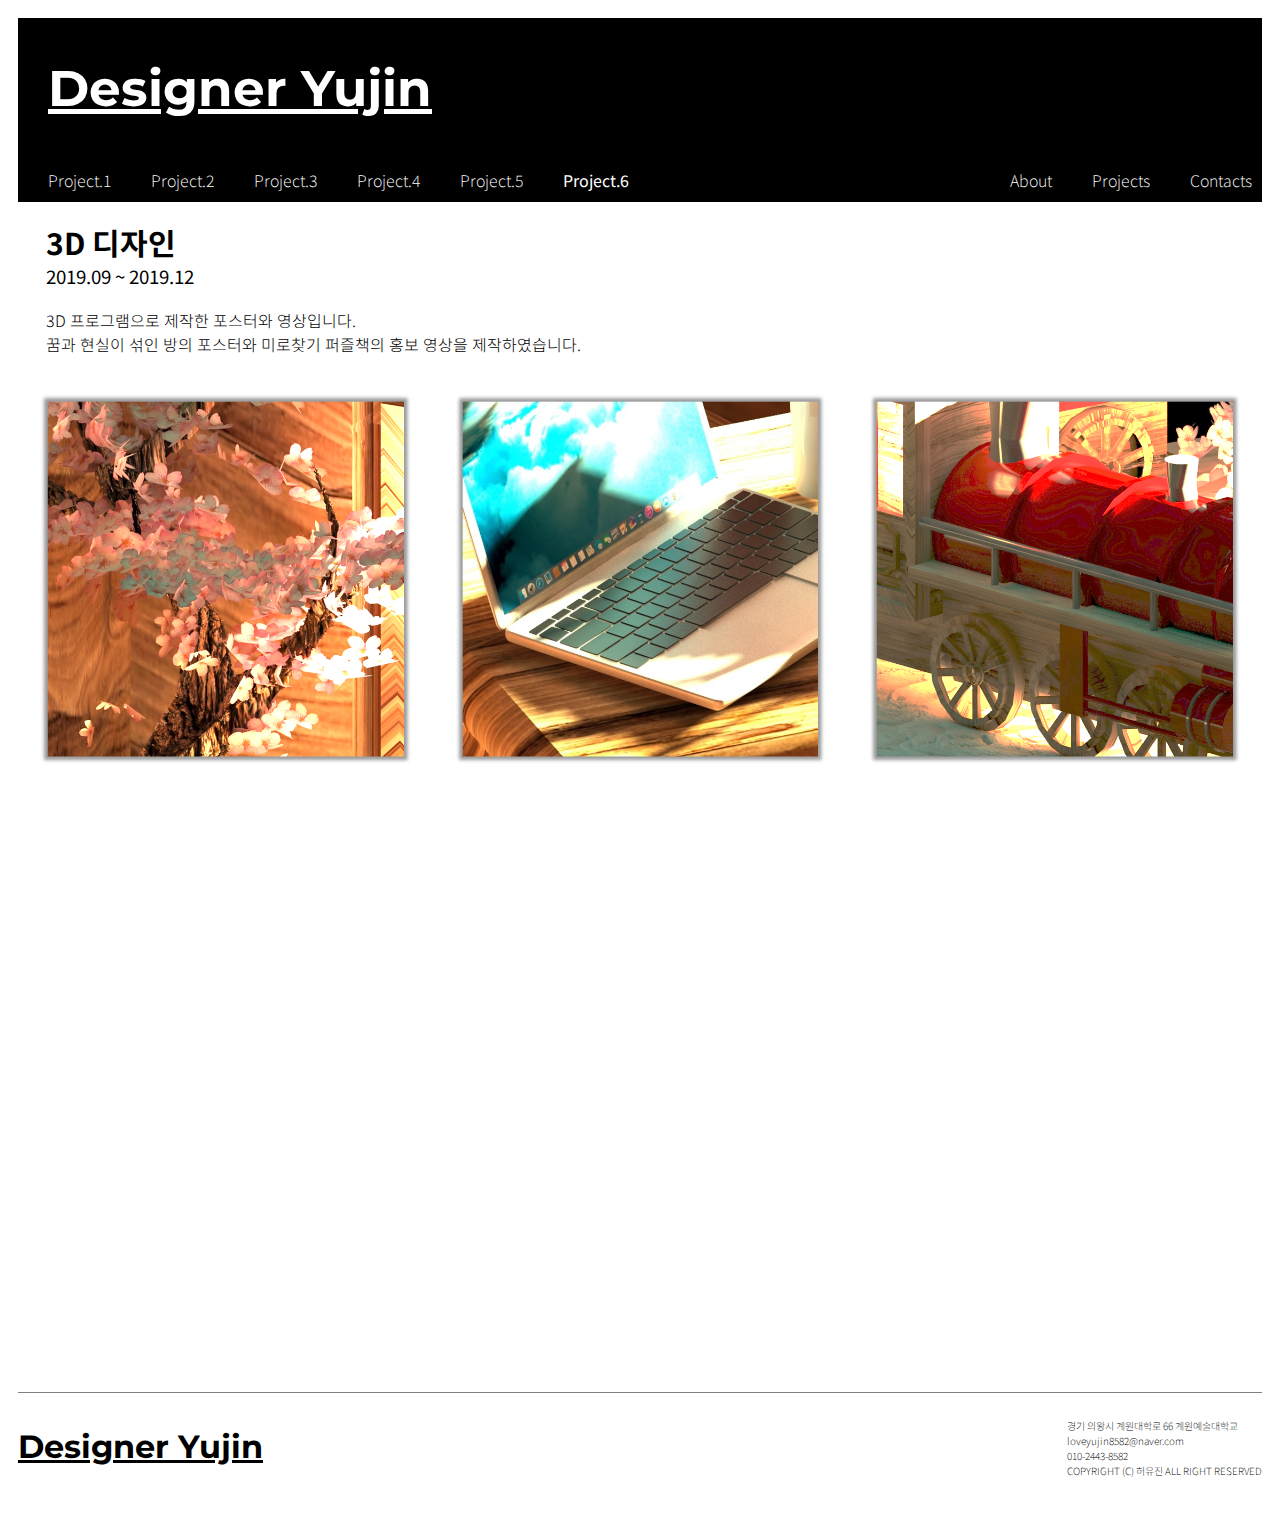
<file: project6.html>
<!DOCTYPE html><!--   21961129 허유진 -->
<html lang="en" dir="ltr">
  <head>
    <meta charset="utf-8">
    <title>Designer Yujin</title>
    <link rel="stylesheet" type="text/css" href="./common.css">
    <link rel="stylesheet" type="text/css" href="./project3.css">
    <link href="https://fonts.googleapis.com/css2?family=Noto+Sans+KR:wght@100;300;400;500;700;900&display=swap" rel="stylesheet">
    <link href="https://fonts.googleapis.com/css2?family=Montserrat:wght@500&display=swap" rel="stylesheet">
  </head>
  <body>
    <div class="header">
      <h1><a href="./index.html">Designer Yujin</a></h1>
    </div>

    <div class="topnav">
      <a href="./project1.html">Project.1</a>
      <a href="./project2.html">Project.2</a>
      <a href="./project3.html">Project.3</a>
      <a href="./project4.html">Project.4</a>
      <a href="./project5_1.html">Project.5</a>
      <a href="./project6.html"><b>Project.6</b></a>
      <a href="./contacts.html" style="float:right">Contacts</a>
      <a href="./projects.html" style="float:right">Projects</a>
      <a href="./about.html" style="float:right">About</a>
    </div>

    <div class="row">
      <!-- <div class="leftcolumn"> -->
        <div class="column1">
          <h1 class="title">3D 디자인</h1>
          <h3 class="date">2019.09 ~ 2019.12</h3>
          <p class="sub">3D 프로그램으로 제작한 포스터와 영상입니다.<br>
          꿈과 현실이 섞인 방의 포스터와 미로찾기 퍼즐책의 홍보 영상을 제작하였습니다.
         </p>
        </div>
        <div class="column">
          <img src="./project6_1.png" width="100%">
        </div>
        <div class="column">
          <img src="./project6_2.png" width="100%">
        </div>
        <div class="column">
          <img src="./project6_3.png" width="100%">
        </div>
        <center>
        <div class="column1">
          <iframe width="951" height="535" src="https://www.youtube.com/embed/jkMr79Htb-4" frameborder="0" allow="accelerometer; autoplay; encrypted-media; gyroscope; picture-in-picture" allowfullscreen></iframe>
        </div>
        </center>
      <!-- </div> -->
    </div>

    <footer>
     <div id='footer_box'>
      <div id='footer_logo'>
       <h1><a href="./index.html">Designer Yujin</a></h1>
        </div>
         <ul id='address'>
          <li>경기 의왕시 계원대학로 66 계원예술대학교</li>
          <li>loveyujin8582@naver.com</li>
          <li>010-2443-8582</li>
          <li>COPYRIGHT (C) 허유진 ALL RIGHT RESERVED</li>
         </ul>
        </div>
      </div>
     </footer>
  </body>
</html>
</file>
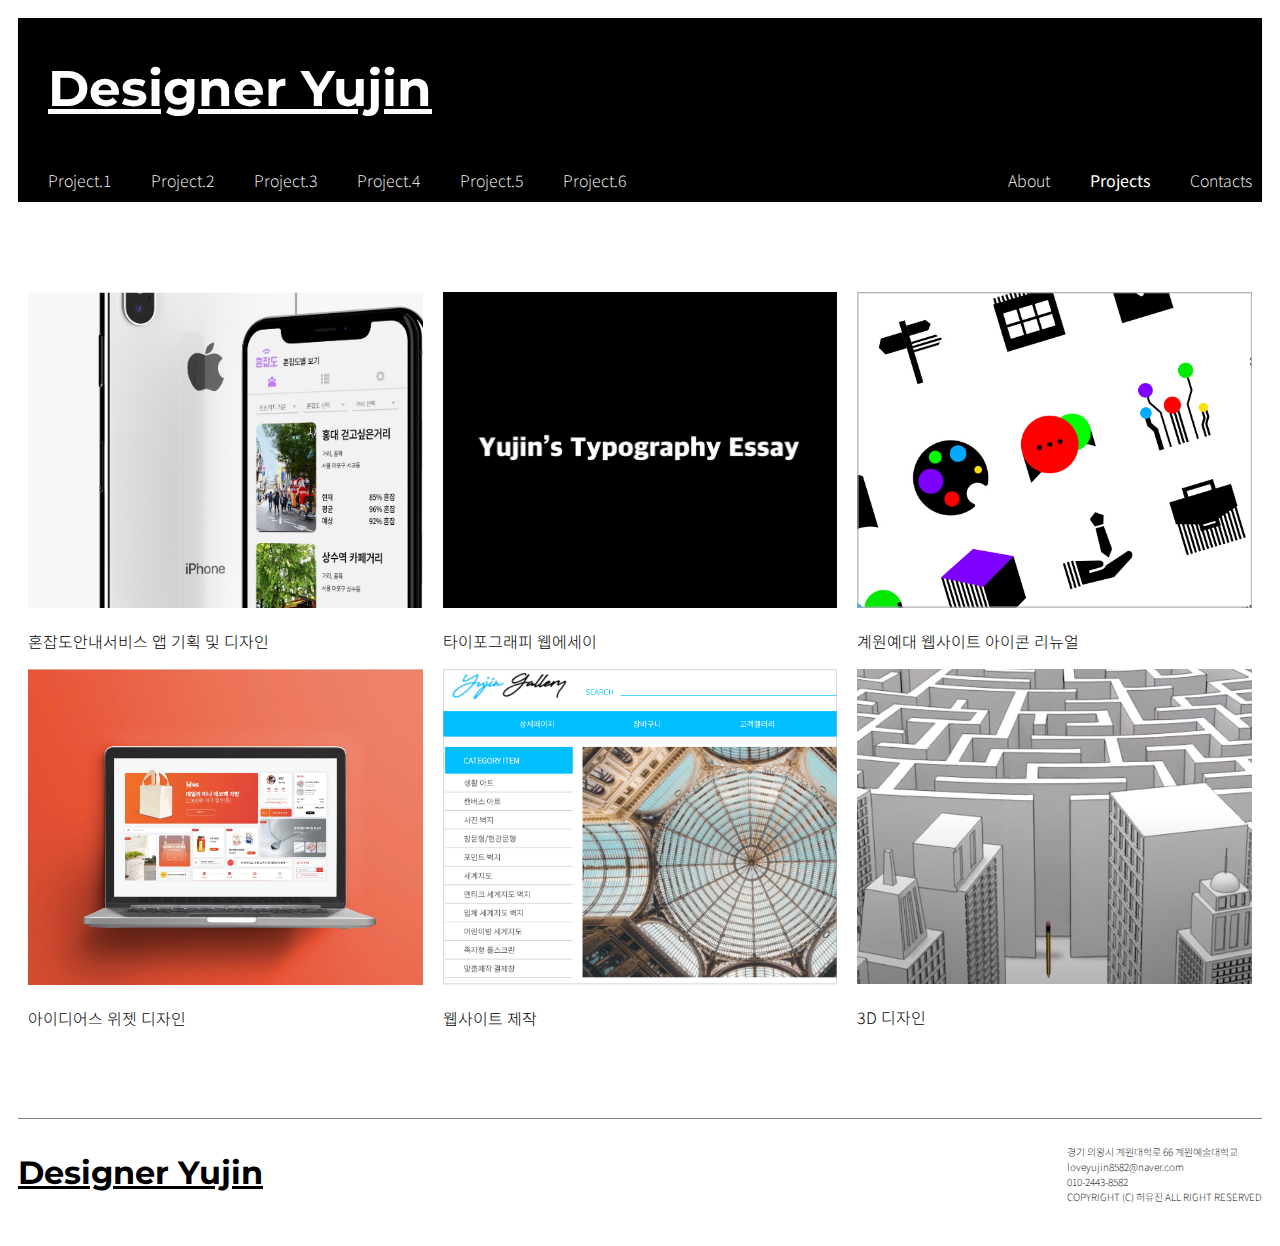
<file: projects.html>
<!DOCTYPE html><!--   21961129 허유진 -->
<html lang="en" dir="ltr">
  <head>
    <meta charset="utf-8">
    <title>Designer Yujin</title>
    <link rel="stylesheet" type="text/css" href="./common.css">
    <link rel="stylesheet" type="text/css" href="./projects.css">
    <link href="https://fonts.googleapis.com/css2?family=Noto+Sans+KR:wght@100;300;400;500;700;900&display=swap" rel="stylesheet">
    <link href="https://fonts.googleapis.com/css2?family=Montserrat:wght@500&display=swap" rel="stylesheet">
  </head>
  <body>
    <div class="header">
      <h1><a href="./index.html">Designer Yujin</a></h1>
    </div>

    <div class="topnav">
      <a href="./project1.html">Project.1</a>
      <a href="./project2.html">Project.2</a>
      <a href="./project3.html">Project.3</a>
      <a href="./project4.html">Project.4</a>
      <a href="./project5_1.html">Project.5</a>
      <a href="./project6.html">Project.6</a>
      <a href="./contacts.html" style="float:right">Contacts</a>
      <a href="./projects.html" style="float:right"><b>Projects</b></a>
      <a href="./about.html" style="float:right">About</a>
    </div>

    <div class="row">
      <div class="leftcolumn">
          <div class="column">
            <a href="./project1.html">
            <img src="./projects1.jpg" width="100%">
            <p>혼잡도안내서비스 앱 기획 및 디자인</p></a>

            <a href="./project4.html">
            <img src="./projects4.jpg" width="100%">
            <p>아이디어스 위젯 디자인</p></a>
          </div>

          <div class="column">
            <a href="./project2.html">
            <img src="./projects2.jpg" width="100%">
            <p>타이포그래피 웹에세이</p></a>

            <a href="./project5_1.html">
            <img src="./projects5.jpg" width="100%">
            <p>웹사이트 제작</p></a>
          </div>

          <div class="column">
            <a href="./project3.html">
            <img src="./projects3.jpg" width="100%">
            <p>계원예대 웹사이트 아이콘 리뉴얼</p></a>

            <a href="./project6.html">
            <img src="./projects6.jpg" width="100%">
            <p>3D 디자인</p></a>
          </div>
      </div>
    </div>

    <footer>
     <div id='footer_box'>
      <div id='footer_logo'>
       <h1><a href="./index.html">Designer Yujin</a></h1>
        </div>
         <ul id='address'>
          <li>경기 의왕시 계원대학로 66 계원예술대학교</li>
          <li>loveyujin8582@naver.com</li>
          <li>010-2443-8582</li>
          <li>COPYRIGHT (C) 허유진 ALL RIGHT RESERVED</li>
         </ul>
        </div>
      </div>
     </footer>
  </body>
</html>
</file>
<file: common.css>
* {
  box-sizing: border-box;
}

body {
  font-family: 'Noto Sans KR', sans-serif;
  padding: 10px;
}

/* Header/Blog Title */
.header h1 {
  font-family: 'Montserrat', sans-serif;
  font-size: 50px;
  color:white;
  text-decoration: none;
}
.header a:link {
  color:white;
} 
.header a:visited {
  color:white;
}

/* Style the top navigation bar */
.topnav {
  overflow: hidden;
  background-color:black;
}

/* Style the topnav links */
.topnav a {
  float: left;
  display: block;
  color:white;
  text-align: center;
  padding: 10px 10px 10px 30px;
  text-decoration: none;
  font-weight: 200;
}

/* Change color on hover */
.topnav a:hover {
  text-decoration: underline;
}
.topnav a:active {
  font-weight: bold;
}

.thumbnail {
  background-color: #aaa;
  width: 100%;
  padding: 20px;
}

/* Add a card effect for articles */
.card {
  background-color: white;
  padding: 20px;
  margin-top: 20px;
  box-shadow:1px 1px 20px #E6E6E6;
}
.card a {
  color:black;
  text-decoration: none;
}
p .sns {
  padding-right:10px;
  vertical-align: middle;
}

/* Clear floats after the columns */
.row:after {
  content: "";
  display: table;
  clear: both;
}

/* Footer */
footer {
  width:100%;
  height:110px;
  margin-top:5%;
  border-top:solid 1px gray;
}
#footer_box {
  width:100%;
  height:30%;
  margin:0;
}
#footer_logo {
  float:left;
  margin:1% 0 0 0;
  vertical-align: center;
  font-family: 'Montserrat', sans-serif;
  color:black;
  text-decoration: none;
}
#footer_logo a{
  color:black;
}
#address {
  list-style-type: none;
  float: right;
  margin:2% 0 0 10%;
  vertical-align:middle;
  text-align: left;
  font-size: 10px;
  font-family: 'Noto Sans KR', sans-serif;
  font-weight: 200;
}

/* Responsive layout - when the screen is less than 400px wide, make the navigation links stack on top of each other instead of next to each other */
@media screen and (max-width: 400px) {
  .topnav a {
    float: none;
    width: 100%;
  }
}
</file>
<file: main.css>
.header {
  padding: 6px 6px 6px 30px;
  text-align: left;
  background: black;
  text-decoration: none;
}

/* Create two unequal columns that floats next to each other */
/* Left column */
.leftcolumn {
  float: left;
  width: 75%;
}

/* Right column */
.rightcolumn {
  float: left;
  width: 25%;
  padding-left: 20px;
}

ul {
  list-style-type: disc;
  padding-left: 20px;
  margin-top:0px;
}

h5 {
  font-weight: 300;
}

/* Responsive layout - when the screen is less than 800px wide, make the two columns stack on top of each other instead of next to each other */
@media screen and (max-width: 800px) {
  .leftcolumn, .rightcolumn {
    width: 100%;
    padding: 0;
  }
}
</file>
<file: about.css>
.header {
  padding: 6px 6px 6px 30px;
  text-align: left;
  background: black;
  text-decoration: none;
}

/* Create two unequal columns that floats next to each other */
/* Left column */
.leftcolumn {
  float: left;
  width: 100%;
  margin-top:80px;
}

/* Create three equal columns that floats next to each other */
.column1 {
  float: left;
  width:20%;
  padding:20px 0 20px 50px;
  }
.column2 {
  float: left;
  width: 40%;
  padding: 20px 20px 20px 100px;
}
.column3 {
  float:left;
  width:40%;
  padding:20px;
}

/* Clear floats after the columns */
.row:after {
  content: "";
  display: table;
  clear: both;
}

/* Responsive layout - makes the three columns stack on top of each other instead of next to each other */
@media screen and (max-width:600px) {
  .column1 {
    width: 100%;
  }
}

ul {
  list-style-type: disc;
  padding-left: 0;
  margin-top:30px;
}

.column2 h1 {
  font-weight: 700;
  font-size: 50px;
}
</file>
<file: project1.css>
.header {
  padding: 6px 6px 6px 30px;
  text-align: left;
  background: black;
  text-decoration: none;
}

/* Create two unequal columns that floats next to each other */
/* Left column */
.leftcolumn {
  float: left;
  width: 100%;
}

/* Create three equal columns that floats next to each other */
.column {
  float: left;
  width:100%;
  padding:20px;
  }

/* Clear floats after the columns */
.row:after {
  content: "";
  display: table;
  clear: both;
}

/* Responsive layout - makes the three columns stack on top of each other instead of next to each other */
@media screen and (max-width:600px) {
  .column1 {
    width: 100%;
  }
}

ul {
  list-style-type: disc;
  padding-left: 0;
  margin-top:30px;
}

.title {
  font-weight: 700;
  font-size: 30px;
  margin: 20px 0 0 28px;
  line-height:40px;
}
.date {
  margin-top:0;
  font-weight:400;
  margin-left:28px;
}
.sub {
  font-weight: 300;
  margin-left:28px;
}
iframe {
  width:800px;
  height:450px;
}
</file>
<file: project2.css>
.header {
  padding: 6px 6px 6px 30px;
  text-align: left;
  background: black;
  text-decoration: none;
}

/* Create two unequal columns that floats next to each other */
/* Left column */
.leftcolumn {
  float: left;
  width: 100%;
}

/* Create three equal columns that floats next to each other */
.column {
  float: left;
  width:100%;
  padding:20px;
  }

/* Clear floats after the columns */
.row:after {
  content: "";
  display: table;
  clear: both;
}

/* Responsive layout - makes the three columns stack on top of each other instead of next to each other */
@media screen and (max-width:600px) {
  .column1 {
    width: 100%;
  }
}

ul {
  list-style-type: disc;
  padding-left: 0;
  margin-top:30px;
}

.title {
  font-weight: 700;
  font-size: 30px;
  margin: 20px 0 0 28px;
  line-height:40px;
}
.date {
  margin-top:0;
  font-weight:400;
  margin-left:28px;
}
.sub {
  font-weight: 300;
  margin-left:28px;
}
iframe {
  width:100%;
  height:1200px;
}
p a:link {
  color:black;
  text-decoration: none;
}
p a:visited {
  color:black;
}

/*a:link {
  color:black;
  text-decoration: none;
}*/
</file>
<file: project3.css>
.header {
  padding: 6px 6px 6px 30px;
  text-align: left;
  background: black;
  text-decoration: none;
}

/* Create two unequal columns that floats next to each other */
/* Left column */
.leftcolumn {
  float: left;
  width: 100%;
}

/* Create three equal columns that floats next to each other */
.column {
  float: left;
  width:33.33%;
  padding:20px;
}

/* Clear floats after the columns */
.row:after {
  content: "";
  display: table;
  clear: both;
}

/* Responsive layout - makes the three columns stack on top of each other instead of next to each other */
@media screen and (max-width:600px) {
  .column {
    width: 100%;
  }
}

ul {
  list-style-type: disc;
  padding-left: 0;
  margin-top:30px;
}

.title {
  font-weight: 700;
  font-size: 30px;
  margin: 20px 0 0 28px;
  line-height:40px;
}
.date {
  margin-top:0;
  font-weight:400;
  margin-left:28px;
}
.sub {
  font-weight: 300;
  margin-left:28px;
}
</file>
<file: project4.css>
.header {
  padding: 6px 6px 6px 30px;
  text-align: left;
  background: black;
  text-decoration: none;
}

/* Create two unequal columns that floats next to each other */
/* Left column */
.leftcolumn {
  float: left;
  width: 100%;
}

/* Create three equal columns that floats next to each other */
.column1 {
  float: left;
  width:50%;
  padding:20px;
}
.column2 {
  float: left;
  width:50%;
  padding:20px;
}

/* Clear floats after the columns */
.row:after {
  content: "";
  display: table;
  clear: both;
}

/* Responsive layout - makes the three columns stack on top of each other instead of next to each other */
@media screen and (max-width:600px) {
  .column1 {
    width: 100%;
  }
}

ul {
  list-style-type: disc;
  padding-left: 0;
  margin-top:30px;
}

.title {
  font-weight: 700;
  font-size: 30px;
  margin: 20px 0 0 28px;
  line-height:40px;
}
.date {
  margin-top:0;
  font-weight:400;
  margin-left:28px;
}
.sub {
  font-weight: 300;
  margin-left:28px;
}
iframe {
  width:800px;
  height:450px;
}
</file>
<file: projects.css>
.header {
  padding: 6px 6px 6px 30px;
  text-align: left;
  background: black;
  text-decoration: none;
}

/* Create two unequal columns that floats next to each other */
/* Left column */
.leftcolumn {
  float: left;
  width: 100%;
  margin-top:80px;
}

/* Create three equal columns that floats next to each other */
.column {
  float: left;
  width:33.33%;
  padding:10px;
}

/* Clear floats after the columns */
.row:after {
  content: "";
  display: table;
  clear: both;
}

.column a:link {
  color:black;
  text-decoration: none;
  font-family: 'Noto Sans KR', sans-serif;
  font-weight: 300;
}
.column a:hover {
  text-decoration: underline;
}
.column a:active {
  font-weight: bold;
}
.column a:visited {
  color:black;
  text-decoration: none;
}

img:hover {
  opacity: 80%;
}

/* Responsive layout - makes the three columns stack on top of each other instead of next to each other */
@media screen and (max-width:600px) {
  .column {
    width: 100%;
  }
}
</file>
